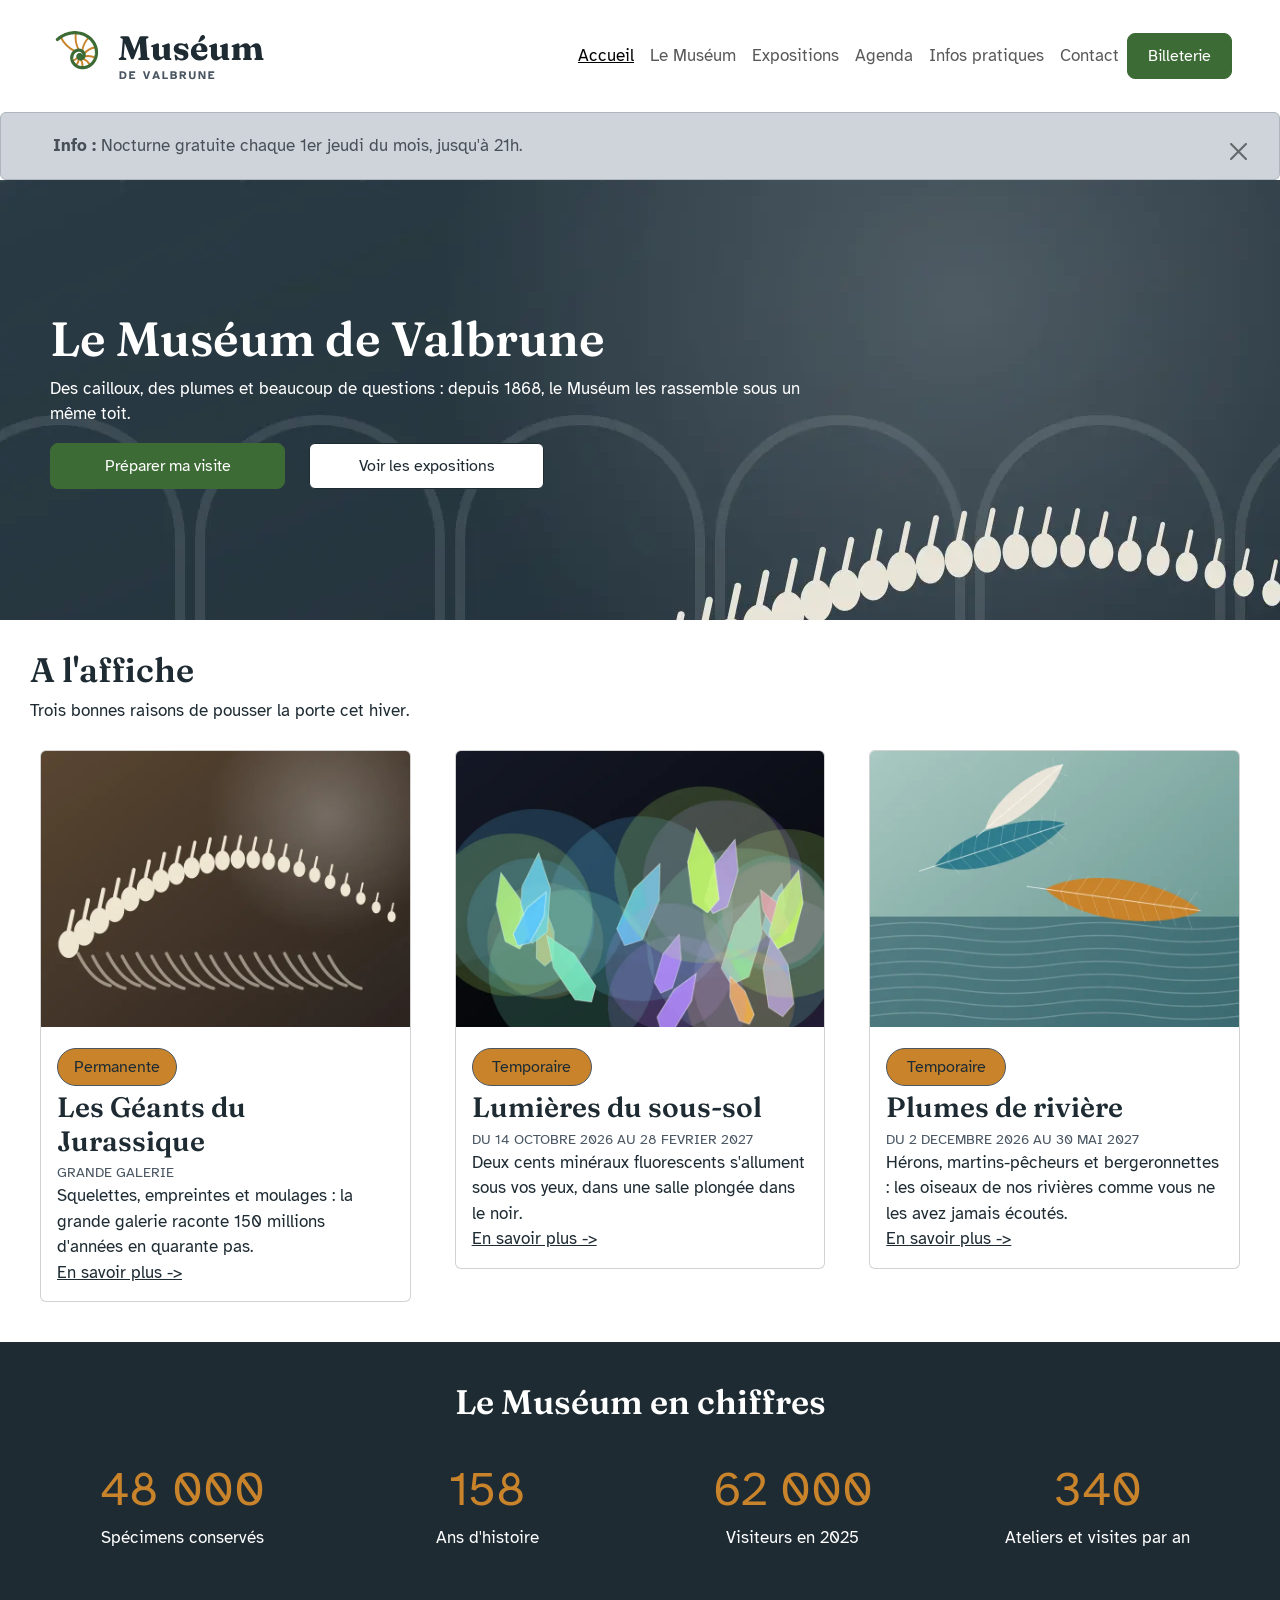
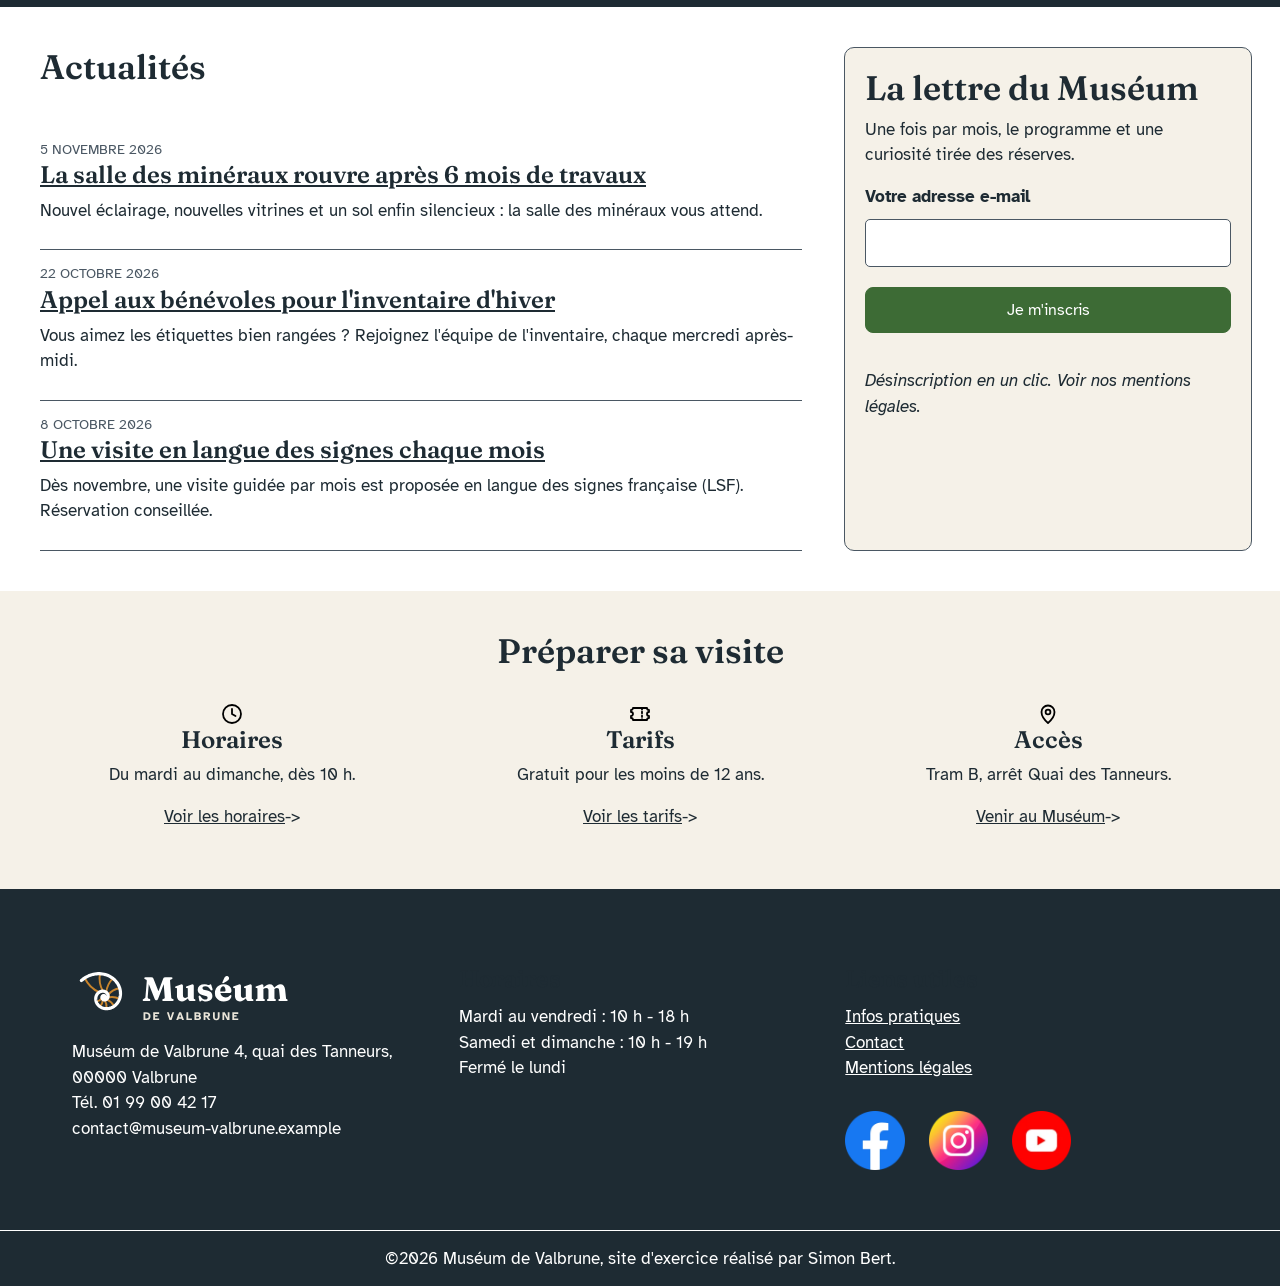
<file: index.html>
<!doctype html>
<html lang="fr">

<head>
    <meta charset="utf-8">
    <meta name="viewport" content="width=device-width, initial-scale=1">
    <title>Accueil | Muséum de Valbrune</title>
    <meta name="description" content="Des cailloux, des plumes et beaucoup de questions : depuis 1868, le Muséum les rassemble sous un même toit.">
    <link rel="icon" href="assets/img/favicon.svg" type="image/svg+xml">

    <!-- 1. Feuille de style de Bootstrap : à ajouter ici (voir dossier technique, § Stack et versions) -->
    <link href="https://cdn.jsdelivr.net/npm/bootstrap@5.3.8/dist/css/bootstrap.min.css" rel="stylesheet" integrity="sha384-sRIl4kxILFvY47J16cr9ZwB07vP4J8+LH7qKQnuqkuIAvNWLzeN8tE5YBujZqJLB" crossorigin="anonymous">
    <!-- 2. Votre feuille de style, TOUJOURS après celle de Bootstrap -->
    <link rel="stylesheet" href="assets/css/style.css">
</head>

<body>
<!-- Lien d'évitement -->
<a class="evitement" href="#contenuAccueil">Aller au contenu</a>

<!-- En-tête et navigation -->
  <header class="header sticky-top container-fluid px-0">

    <nav class="menu container-fluid px-5 py-3">
      <div class="navbar navbar-expand-lg row navbar-light">
        <div class="conteneurLogo col-5" >
          <a class="navbar-brand" href="index.html"><img src="assets/img/logo-museum-valbrune.svg" class="logo" alt="Logo du Muséum de Valbrune"></a>
        </div>
        <button class="navbar-toggler col-2" type="button" data-bs-toggle="collapse" data-bs-target="#collapsibleNavbar" aria-label="menu">
          <span class="navbar-toggler-icon"></span>
        </button>
        <div class="collapse navbar-collapse col-lg-7" id="collapsibleNavbar">
          <ul class="navbar-nav ms-auto">
            <li class="nav-item"><a class="nav-link active" href="#" aria-current="page">Accueil</a></li>
            <li class="nav-item"><a class="nav-link" href="le-museum.html">Le Muséum</a></li>
            <li class="nav-item"><a class="nav-link" href="expositions.html">Expositions</a></li>
            <li class="nav-item"><a class="nav-link" href="agenda.html">Agenda</a></li>
            <li class="nav-item"><a class="nav-link" href="infos-pratiques.html">Infos pratiques</a></li>
            <li class="nav-item"><a class="nav-link" href="contact.html">Contact</a></li>
            <li><a  href="infos-pratiques.html#tarifs" class="btn btn-primary">Billeterie</a></li>
          </ul>
        </div>
      </div>
    </nav>

    <div class="bandeauInfo alert alert-dark alert-dismissible fade show px-5 m-0" role="alert" id="bandeauInfo">
      <p class="m-0 p-1"><b>Info : </b>Nocturne gratuite chaque 1er jeudi du mois, jusqu'à 21h.</p>
      <button type="button" class="close btn-close pe-5" data-bs-dismiss="alert" aria-label="close"></button>
    </div>

  </header>

<!-- Contenu principal de la page -->
  <main id="contenuAccueil">
    <section class="bandeauPrincipal container-fluid p-0">
      <div class="col-md-8">
        <h1>Le Muséum de Valbrune</h1>
        <p>Des cailloux, des plumes et beaucoup de questions : depuis 1868, le Muséum les rassemble sous un même toit.</p>
        <div class="conteneurBoutons container-fluid p-0">
          <div class="row">
            <div class="col-6 col-md-4">
              <a href="infos-pratiques.html" class="btn btn-primary">Préparer ma visite</a>
            </div>
            <div class="col-6 col-md-4">
            <a href="expositions.html" class="btn btn-secondary">Voir les expositions</a>
            </div>
          </div>
        </div>
      </div>
    </section>

    <section class="aLAffiche container-fluid">
      <h2>A l'affiche</h2>
      <p>Trois bonnes raisons de pousser la porte cet hiver.</p>
      <div class="row">
        <div class="col-md-6 col-lg-4">
          <div class="card">
            <img class="card-img-top" src="assets/img/expo-geants-jurassique.webp" alt="Exposition sur les géants du Jurassique" loading="lazy">
            <div class="card-body">
              <button class="btn btn-badge col-4" aria-label="Exposition permanente">Permanente</button>
              <div class="card-title h3">Les Géants du Jurassique</div>
              <div class="card-subtitle texteSecondaire">GRANDE GALERIE</div>
              <p class="card-text">Squelettes, empreintes et moulages : la grande galerie raconte 150 millions d'années en quarante pas.</p>
              <a href="expositions.html" class="lienEnSavoirPlus">En savoir plus -></a>
            </div>
          </div>
        </div>
        <div class="col-md-6 col-lg-4">
          <div class="card">    
            <img class="card-img-top" src="assets/img/expo-lumieres-sous-sol.webp" alt="Exposition les lumières du sous-sol" loading="lazy">
            <div class="card-body">
              <button class="btn btn-badge col-4" aria-label="Exposition temporaire">Temporaire</button>
              <div class="card-title h3">Lumières du sous-sol</div>
              <div class="card-subtitle texteSecondaire">DU 14 OCTOBRE 2026 AU 28 FEVRIER 2027</div>
              <p class="card-text">Deux cents minéraux fluorescents s'allument sous vos yeux, dans une salle plongée dans le noir.</p>
              <a href="expositions.html" class="lienEnSavoirPlus">En savoir plus -></a>
            </div>
          </div>
        </div>
        <div class="col-md-6 col-lg-4">
          <div class="card">
            <img class="card-img-top" src="assets/img/expo-plumes-riviere.webp" alt="Exposition sur les Plumes de rivière" loading="lazy">
            <div class="card-body">
              <button class="btn btn-badge col-4" aria-label="Exposition temporaire">Temporaire</button>
              <div class="card-title h3">Plumes de rivière</div>
              <div class="card-subtitle texteSecondaire">DU 2 DECEMBRE 2026 AU 30 MAI 2027</div>
              <p class="card-text">Hérons, martins-pêcheurs et bergeronnettes : les oiseaux de nos rivières comme vous ne les avez jamais écoutés.</p>
              <a href="expositions.html" class="lienEnSavoirPlus">En savoir plus -></a>
            </div>
          </div>
        </div>
      </div>
    </section>

    <section class="chiffresClef container-fluid">
      <h2>Le Muséum en chiffres</h2>
      <div class="row">
        <div class="col-6 col-lg-3 m-auto">
          <span class="chiffreClef">48 000</span>
          <p>Spécimens conservés</p>
        </div>
        <div class="col-6 col-lg-3 m-auto">
          <span class="chiffreClef">158</span>
          <p>Ans d'histoire</p>
        </div>
        <div class="col-6 col-lg-3 m-auto">
          <span class="chiffreClef">62 000</span>
          <p>Visiteurs en 2025</p>
        </div>
        <div class="col-6 col-lg-3 m-auto">
          <span class="chiffreClef">340</span>
          <p>Ateliers et visites par an</p>
        </div>
      </div>  
    </section>

    <section class="actualites container-fluid">
      <div class="row">
        <div class="blocActu col-lg-8">
          <h2>Actualités</h2>
          <div class="actus">
            <ul class="list-group">
              <li class="list-group-item">
                <span class="texteSecondaire">5 NOVEMBRE 2026</span>
                <h3><a href="expositions.html">La salle des minéraux rouvre après 6 mois de travaux</a></h3>
                <p>Nouvel éclairage, nouvelles vitrines et un sol enfin silencieux : la salle des minéraux vous attend.</p>
              </li>
              <li class="list-group-item">
                <span class="texteSecondaire">22 OCTOBRE 2026</span>
                <h3><a href="">Appel aux bénévoles pour l'inventaire d'hiver</a></h3>
                <p>Vous aimez les étiquettes bien rangées ? Rejoignez l'équipe de l'inventaire, chaque mercredi après-midi.</p>
              </li>
              <li class="list-group-item">
                <span class="texteSecondaire">8 OCTOBRE 2026</span>
                <h3><a href="">Une visite en langue des signes chaque mois</a></h3>
                <p>Dès novembre, une visite guidée par mois est proposée en langue des signes française (LSF). Réservation conseillée.</p>
              </li>
            </ul>
          </div>
        </div>
        <div class="lettreMuseum col-lg-4">
          <form action="post">
            <fieldset>
            <h2>La lettre du Muséum</h2>
            <p>Une fois par mois, le programme et une curiosité tirée des réserves.</p>  
            <label for="email" class="labelFormulaire">Votre adresse e-mail</label><br>
            <input type="email" id="email" name="email" class="champFormulaire"><br>
            <button type="submit" class="btn btn-primary" aria-label="Je m'inscris">Je m'inscris</button><br>
            <i>Désinscription en un clic. Voir nos mentions légales.</i>
            </fieldset>
          </form>
        </div>
      </div>
    </section>

    <section class="prepareVisite container-fluid">
      <h2>Préparer sa visite</h2>
      <div class="infoVisite row">
        <div class="blocInfoVisite col-md-4">
          <img src="assets/icones/horloge.svg" alt="" aria-hidden="true">
          <h3>Horaires</h3>
          <p>Du mardi au dimanche, dès 10 h.</p>
          <a href="infos-pratiques.html#horaires" class="lienEnSavoirPlus">Voir les horaires</a><span>-></span>
        </div>
        <div class="blocInfoVisite col-md-4">
          <img src="assets/icones/billet.svg" alt="" aria-hidden="true">
          <h3>Tarifs</h3>
          <p>Gratuit pour les moins de 12 ans.</p>
          <a href="infos-pratiques.html#tarifs" class="lienEnSavoirPlus">Voir les tarifs</a><span>-></span>
        </div>
        <div class="blocInfoVisite col-md-4">
          <img src="assets/icones/plan.svg" alt="" aria-hidden="true">
          <h3>Accès</h3>
          <p>Tram B, arrêt Quai des Tanneurs.</p>
          <a href="infos-pratiques.html#acces" class="lienEnSavoirPlus">Venir au Muséum</a><span>-></span>
        </div>
      </div>
      
    </section>
    
  </main>

 <!-- Pied de page -->
  <footer>
    <div class="colonnesFooter container-fluid row gy-3">
      <div class="colonne col-md-4">
        <img src="assets/img/logo-museum-valbrune-blanc.svg" class="logo" alt="Logo blanc du Muséum de Valbrune" loading="lazy">
        <ul>
          <li>Muséum de Valbrune 4, quai des Tanneurs, 00000 Valbrune</li>
          <li>Tél. 01 99 00 42 17</li>
          <li>contact@museum-valbrune.example</li>
        </ul>
      </div>
      <div class="colonne col-md-4">
        <h3>Horaires</h3>
        <ul>
          <li>Mardi au vendredi : 10 h - 18 h</li>
          <li>Samedi et dimanche : 10 h - 19 h</li>
          <li>Fermé le lundi</li>
        </ul>
      </div>
      <div class="colonne col-md-4">
        <div>
          <h3>Liens utiles</h3>
          <ul>
            <li><a href="infos-pratiques.html">Infos pratiques</a></li>
            <li><a href="contact.html">Contact</a></li>
            <li><a href="mentions-legales.html">Mentions légales</a></li>
          </ul>
        </div>
        <div class="reseauxSociaux row">
          <img src="assets/icones/facebook.webp" alt="Lien vers la page Facebook du Muséum de Valbrune" class="iconeRS col-sm-4" loading="lazy">
          <img src="assets/icones/instagram.webp" alt="Lien vers la page Instagram du Muséum de Valbrune" class="iconeRS col-sm-4" loading="lazy">
          <img src="assets/icones/youtube.webp" alt="Lien vers la chaine YouTube du Muséum de Valbrune" class="iconeRS col-sm-4" loading="lazy">
        </div>
      </div>
    </div>
    <div class="basDePage">
      <p>©2026 Muséum de Valbrune, site d'exercice réalisé par Simon Bert.</p>
    </div>
  </footer>

  <!-- 3. Script de Bootstrap (bundle) : à ajouter ici, juste avant /body -->
   <script src="https://cdn.jsdelivr.net/npm/@popperjs/core@2.11.8/dist/umd/popper.min.js" integrity="sha384-I7E8VVD/ismYTF4hNIPjVp/Zjvgyol6VFvRkX/vR+Vc4jQkC+hVqc2pM8ODewa9r" crossorigin="anonymous"></script>
  <script src="https://cdn.jsdelivr.net/npm/bootstrap@5.3.8/dist/js/bootstrap.min.js" integrity="sha384-G/EV+4j2dNv+tEPo3++6LCgdCROaejBqfUeNjuKAiuXbjrxilcCdDz6ZAVfHWe1Y" crossorigin="anonymous"></script>
</body>
</html>
</file>
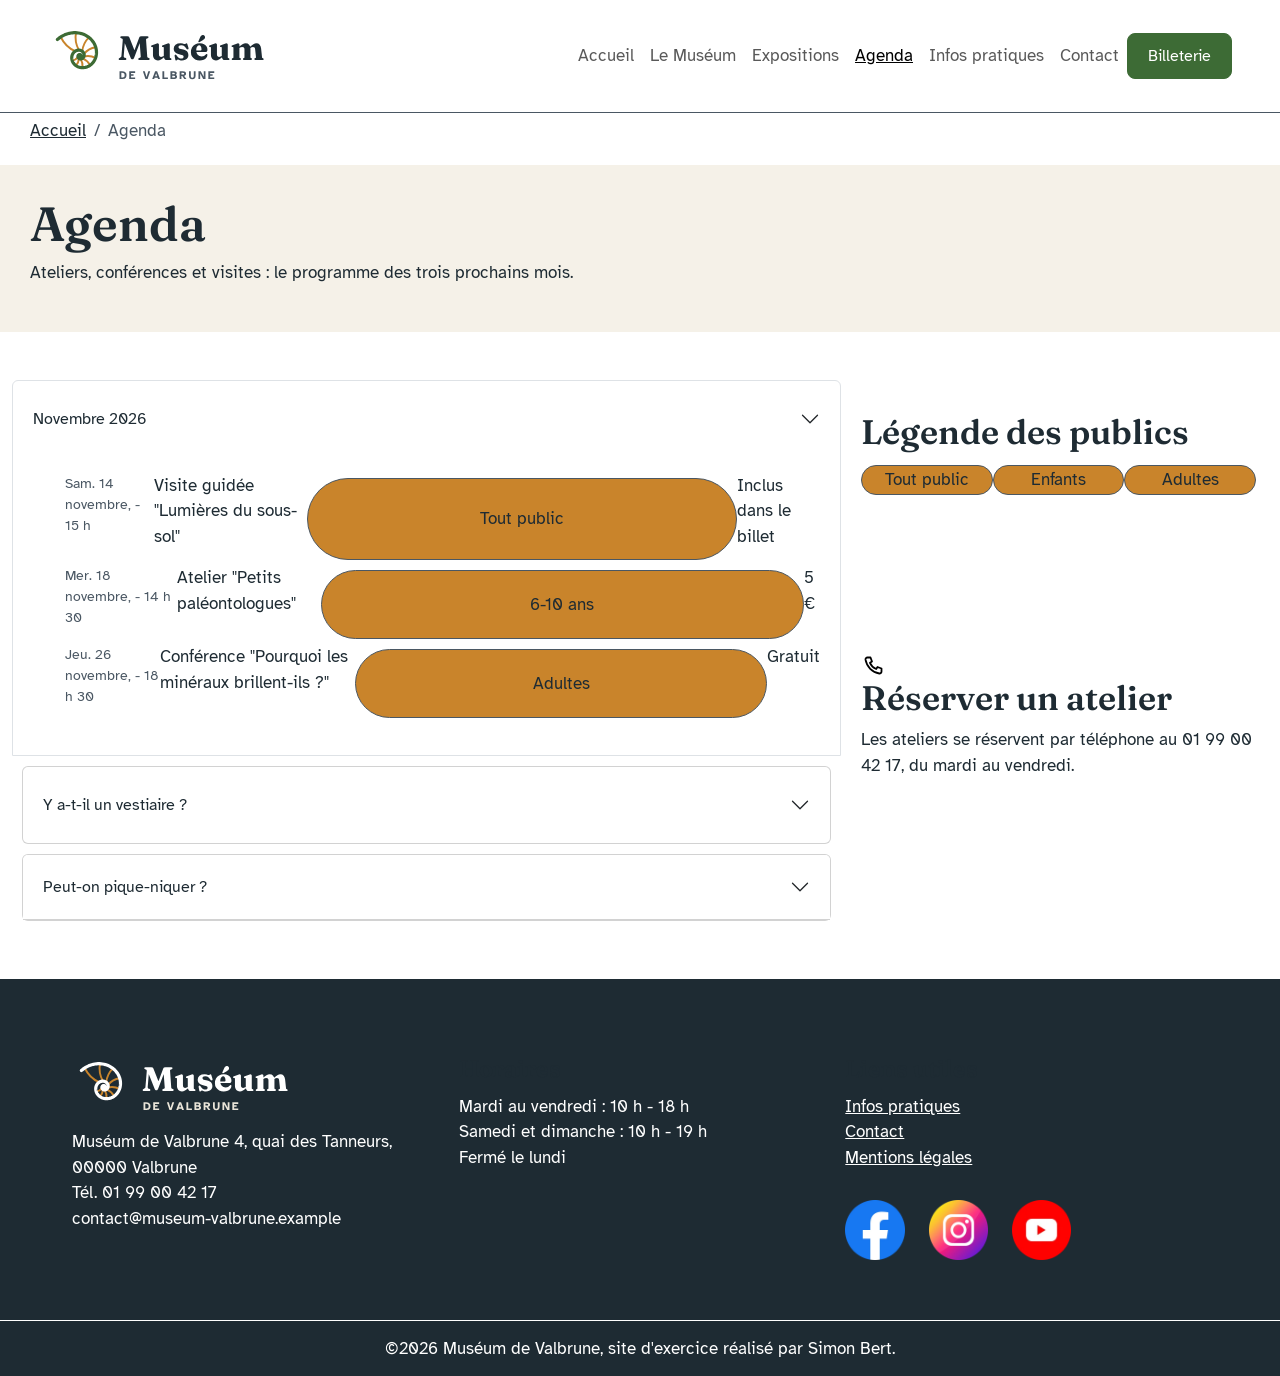
<file: agenda.html>
<!doctype html>
<html lang="fr">

<head>
    <meta charset="utf-8">
    <meta name="viewport" content="width=device-width, initial-scale=1">
    <title>Agenda | Muséum de Valbrune</title>
    <meta name="description" content="Ateliers, conférences et visites : le programme des trois prochains mois.">
    <link rel="icon" href="assets/img/favicon.svg" type="image/svg+xml">

    <!-- 1. Feuille de style de Bootstrap : à ajouter ici (voir dossier technique, § Stack et versions) -->
    <link href="https://cdn.jsdelivr.net/npm/bootstrap@5.3.8/dist/css/bootstrap.min.css" rel="stylesheet" integrity="sha384-sRIl4kxILFvY47J16cr9ZwB07vP4J8+LH7qKQnuqkuIAvNWLzeN8tE5YBujZqJLB" crossorigin="anonymous">
    <!-- 2. Votre feuille de style, TOUJOURS après celle de Bootstrap -->
    <link rel="stylesheet" href="assets/css/style.css">
</head>

<body>
<!-- Lien d'évitement -->
<a class="evitement" href="#contenuAgenda">Aller au contenu</a>

<!-- En-tête et navigation -->
  <header class="header sticky-top container-fluid px-0">

    <nav class="menu container-fluid px-5 py-3">
      <div class="navbar navbar-expand-lg row navbar-light">
        <div class="conteneurLogo col-5" >
          <a class="navbar-brand" href="index.html"><img src="assets/img/logo-museum-valbrune.svg" class="logo" alt="Logo du Muséum de Valbrune"></a>
        </div>
        <button class="navbar-toggler col-2" type="button" data-bs-toggle="collapse" data-bs-target="#collapsibleNavbar" aria-label="menu">
          <span class="navbar-toggler-icon"></span>
        </button>
        <div class="collapse navbar-collapse col-lg-7" id="collapsibleNavbar">
          <ul class="navbar-nav ms-auto">
            <li class="nav-item"><a class="nav-link" href="index.html">Accueil</a></li>
            <li class="nav-item"><a class="nav-link" href="le-museum.html">Le Muséum</a></li>
            <li class="nav-item"><a class="nav-link" href="expositions.html">Expositions</a></li>
            <li class="nav-item"><a class="nav-link active" href="agenda.html" aria-current="page">Agenda</a></li>
            <li class="nav-item"><a class="nav-link" href="infos-pratiques.html">Infos pratiques</a></li>
            <li class="nav-item"><a class="nav-link" href="contact.html">Contact</a></li>
            <li><a  href="infos-pratiques.html#tarifs" class="btn btn-primary">Billeterie</a></li>
          </ul>
        </div>
      </div>
    </nav>
    <nav class="filAriane" aria-label="filAriane">
      <ol class="breadcrumb">
        <li class="breadcrumb-item"><a href="index.html">Accueil</a></li>
        <li class="breadcrumb-item active" aria-current="page">Agenda</li>
      </ol>
    </nav>

  </header>

<!-- Contenu principal de la page -->

  <main id="contenuAgenda">
      
    <section class="entete">
        <h1>Agenda</h1>
        <p>Ateliers, conférences et visites : le programme des trois prochains mois.</p>
    </section>

    <section class="programmeAgenda container-fluid">
        <div class="row">
            <div class="accordion col-8" id="accordeon">
                <div class="accordion-item">
                    <div class="accordion-header" id="novembre2026">
                        <button class="accordion-button collapsed" type="button" data-bs-toggle="collapse" data-bs-target="#collapse1" aria-expanded="true" aria-controls="collapse1">Novembre 2026
                        </button>
                    </div>
                    <div id="collapse1" class="accordion-collapse collapse show" data-bs-parent="#accordeon">
                        <div class="accordion-body">
                            <ul>
                                <li class="d-flex">
                                    <p class="texteSecondaire">Sam. 14 novembre, - 15 h</p>
                                    <p>Visite guidée "Lumières du sous-sol"</p>
                                    <button class="btn-badge">Tout public</button> 
                                    <p>Inclus dans le billet</p>
                                </li>
                                <li class="d-flex">
                                    <p class="texteSecondaire">Mer. 18 novembre, - 14 h 30</p>
                                    <p>Atelier "Petits paléontologues"</p>
                                    <button class="btn-badge">6-10 ans</button> 
                                    <p>5 €</p>
                                </li>
                                <li class="d-flex">
                                    <p class="texteSecondaire">Jeu. 26 novembre, - 18 h 30</p>
                                    <p>Conférence "Pourquoi les minéraux brillent-ils ?"</p>
                                    <button class="btn-badge">Adultes</button> 
                                    <p>Gratuit</p>
                                </li>
                            </ul>
                        </div>
                    </div>
                </div>
                <div class="card">
                    <div class="accordion-header" id="decembre2026">
                        <button class="accordion-button collapsed" type="button" data-bs-toggle="collapse" data-bs-target="#collapse2" aria-expanded="false" aria-controls="collapse2">
                        Y a-t-il un vestiaire ?
                        </button>
                    </div>
                    <div id="collapse2" class="collapse" data-bs-parent="#accordeon">
                        <div class="card-body">
                            <p>Oui, un vestiaire gratuit est à votre disposition à l'accueil. Les valises ne sont pas acceptées.</p>
                        </div>
                    </div>
                </div>
                <div class="card">
                    <div class="card-header" id="question3">
                        <button class="accordion-button collapsed" type="button" data-bs-toggle="collapse" data-bs-target="#collapse3" aria-expanded="false" aria-controls="collapse3" >
                        Peut-on pique-niquer ? 
                        </button>
                    </div>
                    <div id="collapse3" class="collapse" data-bs-parent="#accordeon">
                        <div class="card-body">
                            <p>Une salle hors-sac est réservée aux groupes scolaires en semaine ; le weekend, elle est ouverte à tous.</p>
                        </div>
                    </div>
                </div>
            </div>
            <div class="col-4 row g-3">
                <div class="legendePublic row-6">
                    <h2>Légende des publics</h2>
                    <div class="d-flex">
                    <button class="btn-badge">Tout public</button>
                    <button class="btn-badge">Enfants</button>
                    <button class="btn-badge">Adultes</button>
                    </div>
                </div>
                <div class="reserverAtelier row-6">
                    <img src="assets/icones/telephone.svg" alt="">
                    <h2>Réserver un atelier</h2>
                    <p>Les ateliers se réservent par téléphone au 01 99 00 42 17, du mardi au vendredi.</p>
                </div>
            </div>
        </div>
    </section>

  </main>

 <!-- Pied de page -->
  <footer>
    <div class="colonnesFooter container-fluid row gy-3">
      <div class="colonne col-md-4">
        <img src="assets/img/logo-museum-valbrune-blanc.svg" alt="Logo blanc du Muséum de Valbrune" loading="lazy">
        <ul>
          <li>Muséum de Valbrune 4, quai des Tanneurs, 00000 Valbrune</li>
          <li>Tél. 01 99 00 42 17</li>
          <li>contact@museum-valbrune.example</li>
        </ul>
      </div>
      <div class="colonne col-md-4">
        <h3>Horaires</h3>
        <ul>
          <li>Mardi au vendredi : 10 h - 18 h</li>
          <li>Samedi et dimanche : 10 h - 19 h</li>
          <li>Fermé le lundi</li>
        </ul>
      </div>
      <div class="colonne col-md-4">
        <div>
          <h3>Liens utiles</h3>
          <ul>
            <li><a href="infos-pratiques.html">Infos pratiques</a></li>
            <li><a href="contact.html">Contact</a></li>
            <li><a href="mentions-legales.html">Mentions légales</a></li>
          </ul>
        </div>
        <div class="reseauxSociaux row">
          <img src="assets/icones/facebook.webp" alt="Lien vers la page Facebook du Muséum de Valbrune" class="iconeRS col-sm-4" loading="lazy">
          <img src="assets/icones/instagram.webp" alt="Lien vers la page Instagram du Muséum de Valbrune" class="iconeRS col-sm-4" loading="lazy">
          <img src="assets/icones/youtube.webp" alt="Lien vers la chaine YouTube du Muséum de Valbrune" class="iconeRS col-sm-4" loading="lazy">
        </div>
      </div>
    </div>
    <div class="basDePage">
      <p>©2026 Muséum de Valbrune, site d'exercice réalisé par Simon Bert.</p>
    </div>
  </footer>

  <!-- 3. Script de Bootstrap (bundle) : à ajouter ici, juste avant /body -->
   <script src="https://cdn.jsdelivr.net/npm/@popperjs/core@2.11.8/dist/umd/popper.min.js" integrity="sha384-I7E8VVD/ismYTF4hNIPjVp/Zjvgyol6VFvRkX/vR+Vc4jQkC+hVqc2pM8ODewa9r" crossorigin="anonymous"></script>
  <script src="https://cdn.jsdelivr.net/npm/bootstrap@5.3.8/dist/js/bootstrap.min.js" integrity="sha384-G/EV+4j2dNv+tEPo3++6LCgdCROaejBqfUeNjuKAiuXbjrxilcCdDz6ZAVfHWe1Y" crossorigin="anonymous"></script>
</body>
</html>
</file>
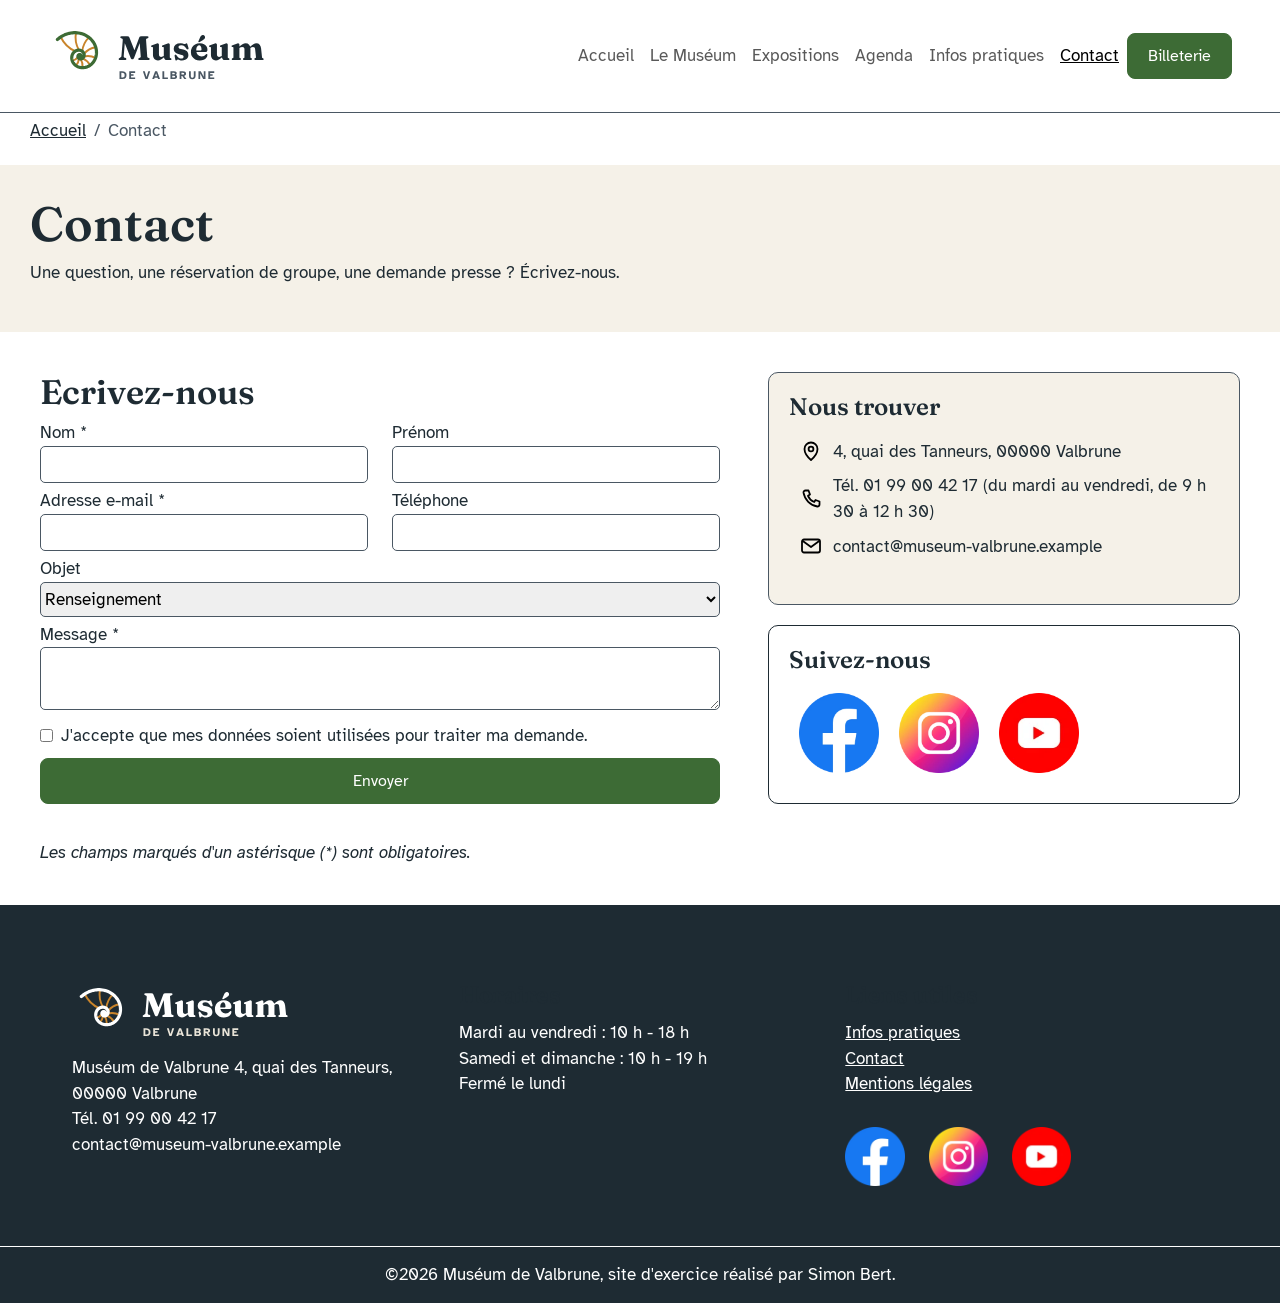
<file: contact.html>
<!doctype html>
<html lang="fr">

<head>
    <meta charset="utf-8">
    <meta name="viewport" content="width=device-width, initial-scale=1">
    <title>Contact | Muséum de Valbrune</title>
    <meta name="description" content="Une question, une réservation de groupe, une demande presse ? Écrivez-nous.">
    <link rel="icon" href="assets/img/favicon.svg" type="image/svg+xml">

    <!-- 1. Feuille de style de Bootstrap : à ajouter ici (voir dossier technique, § Stack et versions) -->
    <link href="https://cdn.jsdelivr.net/npm/bootstrap@5.3.8/dist/css/bootstrap.min.css" rel="stylesheet" integrity="sha384-sRIl4kxILFvY47J16cr9ZwB07vP4J8+LH7qKQnuqkuIAvNWLzeN8tE5YBujZqJLB" crossorigin="anonymous">
    <!-- 2. Votre feuille de style, TOUJOURS après celle de Bootstrap -->
    <link rel="stylesheet" href="assets/css/style.css">
</head>

<body>
<!-- Lien d'évitement -->
<a class="evitement" href="#contenuContact">Aller au contenu</a>

<!-- En-tête et navigation -->
  <header class="header sticky-top container-fluid px-0">

    <nav class="menu container-fluid px-5 py-3">
      <div class="navbar navbar-expand-lg row navbar-light">
        <div class="conteneurLogo col-5" >
          <a class="navbar-brand" href="index.html"><img src="assets/img/logo-museum-valbrune.svg" class="logo" alt="Logo du Muséum de Valbrune"></a>
        </div>
        <button class="navbar-toggler col-2" type="button" data-bs-toggle="collapse" data-bs-target="#collapsibleNavbar" aria-label="menu">
          <span class="navbar-toggler-icon"></span>
        </button>
        <div class="collapse navbar-collapse col-lg-7" id="collapsibleNavbar">
          <ul class="navbar-nav ms-auto">
            <li class="nav-item"><a class="nav-link" href="index.html">Accueil</a></li>
            <li class="nav-item"><a class="nav-link" href="le-museum.html">Le Muséum</a></li>
            <li class="nav-item"><a class="nav-link" href="expositions.html">Expositions</a></li>
            <li class="nav-item"><a class="nav-link" href="agenda.html">Agenda</a></li>
            <li class="nav-item"><a class="nav-link" href="infos-pratiques.html">Infos pratiques</a></li>
            <li class="nav-item"><a class="nav-link active" href="contact.html" aria-current="page">Contact</a></li>
            <li><a  href="infos-pratiques.html#tarifs" class="btn btn-primary">Billeterie</a></li>
          </ul>
        </div>
      </div>
    </nav>
    <nav class="filAriane" aria-label="filAriane">
      <ol class="breadcrumb">
        <li class="breadcrumb-item"><a href="index.html">Accueil</a></li>
        <li class="breadcrumb-item active" aria-current="page">Contact</li>
      </ol>
    </nav>

  </header>

  <main id="contenuContact"><!-- Contenu principal de la page -->
    <section class="entete">
        <h1>Contact</h1>
        <p>Une question, une réservation de groupe, une demande presse ? Écrivez-nous.</p>
    </section>

    <section class="encrivezNous container-fluid">
      <div class="row g-5">  
        <div class="col-lg-7">
              <h2>Ecrivez-nous</h2>
              <form action="post">
                  <div class="row">
                    <div class="col-md-6">
                        <label for="nom">Nom *</label><br>
                        <input type="text" id="nom" name="nom" class="champContact col-12"><br>
                    </div>
                    <div class="col-md-6">
                      <label for="prenom">Prénom</label><br>
                      <input type="text" id="prenom" name="prenom" class="champContact col-12"><br>
                    </div>
                  </div>
                  <div class="row">
                    <div class="col-md-6">
                        <label for="email">Adresse e-mail *</label><br>
                        <input type="email" id="email" class="champContact col-12" name="email"><br>
                    </div>
                    <div class="col-md-6">
                        <label for="tel">Téléphone</label><br>
                        <input type="tel" id="tel" name="tel" class="champContact col-12"><br>
                    </div>
                  </div>
                  <div class="row">
                    <label for="objet">Objet</label><br>
                    <div class="col-12">
                      <select name="objet" id="objet" class="champContact col-12">
                          <option value="renseignement">Renseignement</option>
                          <option value="resa groupe">Réservation de groupe</option>
                          <option value="presse">Presse</option>
                          <option value="autre">Autre</option>
                      </select><br>
                    </div>
                  </div>
                  <div class="row">
                    <div>
                    <label for="message">Message *</label><br>
                    <textarea class="champContact col-12" name="message" id="message"></textarea><br>
                    </div>
                  </div>
                  <div class="d-flex">
                    <input type="checkbox" id="caseAccepter" name="caseAccepter" value="accepted">
                    <label for="caseAccepter" class="ps-2">J'accepte que mes données soient utilisées pour traiter ma demande.</label><br>
                  </div>                    
                  <button type="submit" class="btn btn-primary" aria-label="envoyer">Envoyer</button><br>
                    <i>Les champs marqués d'un astérisque (*) sont obligatoires.</i>
              </form>
          </div>
          <div class="col-lg-5">
              <div class="nousTrouver">
                  <h3>Nous trouver</h3>
                  <ul>
                      <li><img src="assets/icones/plan.svg" alt="" aria-hidden="true">4, quai des Tanneurs, 00000 Valbrune</li>
                      <li><img src="assets/icones/telephone.svg" alt="" aria-hidden="true">Tél. 01 99 00 42 17 (du mardi au vendredi, de 9 h 30 à 12 h 30)</li>
                      <li><img src="assets/icones/courriel.svg" alt="" aria-hidden="true">contact@museum-valbrune.example</li>
                  </ul>
              </div>
              <div class="suivezNous">
                  <h3>Suivez-nous</h3>
                  <div class="d-flex">
                    <a href=""><img src="assets/icones/facebook.webp" alt="Lien vers la page Facebook du Muséum de Valbrune" loading="lazy"></a>
                    <a href=""><img src="assets/icones/instagram.webp" alt="Lien vers la page Instagram du Muséum de Valbrune" loading="lazy"></a>
                    <a href=""><img src="assets/icones/youtube.webp" alt="Lien vers la chaine YouTube du Muséum de Valbrune" loading="lazy"></a>
                  </div>
              </div>
          </div>
        </div>
    </section>
  </main>

 <!-- Pied de page -->
  <footer>
    <div class="colonnesFooter container-fluid row gy-3">
      <div class="colonne col-md-4">
        <img src="assets/img/logo-museum-valbrune-blanc.svg" alt="Logo blanc du Muséum de Valbrune" loading="lazy">
        <ul>
          <li>Muséum de Valbrune 4, quai des Tanneurs, 00000 Valbrune</li>
          <li>Tél. 01 99 00 42 17</li>
          <li>contact@museum-valbrune.example</li>
        </ul>
      </div>
      <div class="colonne col-md-4">
        <h3>Horaires</h3>
        <ul>
          <li>Mardi au vendredi : 10 h - 18 h</li>
          <li>Samedi et dimanche : 10 h - 19 h</li>
          <li>Fermé le lundi</li>
        </ul>
      </div>
      <div class="colonne col-md-4">
        <div>
          <h3>Liens utiles</h3>
          <ul>
            <li><a href="infos-pratiques.html">Infos pratiques</a></li>
            <li><a href="contact.html" aria-current="page">Contact</a></li>
            <li><a href="mentions-legales.html">Mentions légales</a></li>
          </ul>
        </div>
        <div class="reseauxSociaux row">
          <img src="assets/icones/facebook.webp" alt="Lien vers la page Facebook du Muséum de Valbrune" class="iconeRS col-sm-4" loading="lazy">
          <img src="assets/icones/instagram.webp" alt="Lien vers la page Instagram du Muséum de Valbrune" class="iconeRS col-sm-4" loading="lazy">
          <img src="assets/icones/youtube.webp" alt="Lien vers la chaine YouTube du Muséum de Valbrune" class="iconeRS col-sm-4" loading="lazy">
        </div>
      </div>
    </div>
    <div class="basDePage">
      <p>©2026 Muséum de Valbrune, site d'exercice réalisé par Simon Bert.</p>
    </div>
  </footer>

  <!-- 3. Script de Bootstrap (bundle) : à ajouter ici, juste avant /body -->
   <script src="https://cdn.jsdelivr.net/npm/@popperjs/core@2.11.8/dist/umd/popper.min.js" integrity="sha384-I7E8VVD/ismYTF4hNIPjVp/Zjvgyol6VFvRkX/vR+Vc4jQkC+hVqc2pM8ODewa9r" crossorigin="anonymous"></script>
  <script src="https://cdn.jsdelivr.net/npm/bootstrap@5.3.8/dist/js/bootstrap.min.js" integrity="sha384-G/EV+4j2dNv+tEPo3++6LCgdCROaejBqfUeNjuKAiuXbjrxilcCdDz6ZAVfHWe1Y" crossorigin="anonymous"></script>
</body>
</html>
</file>
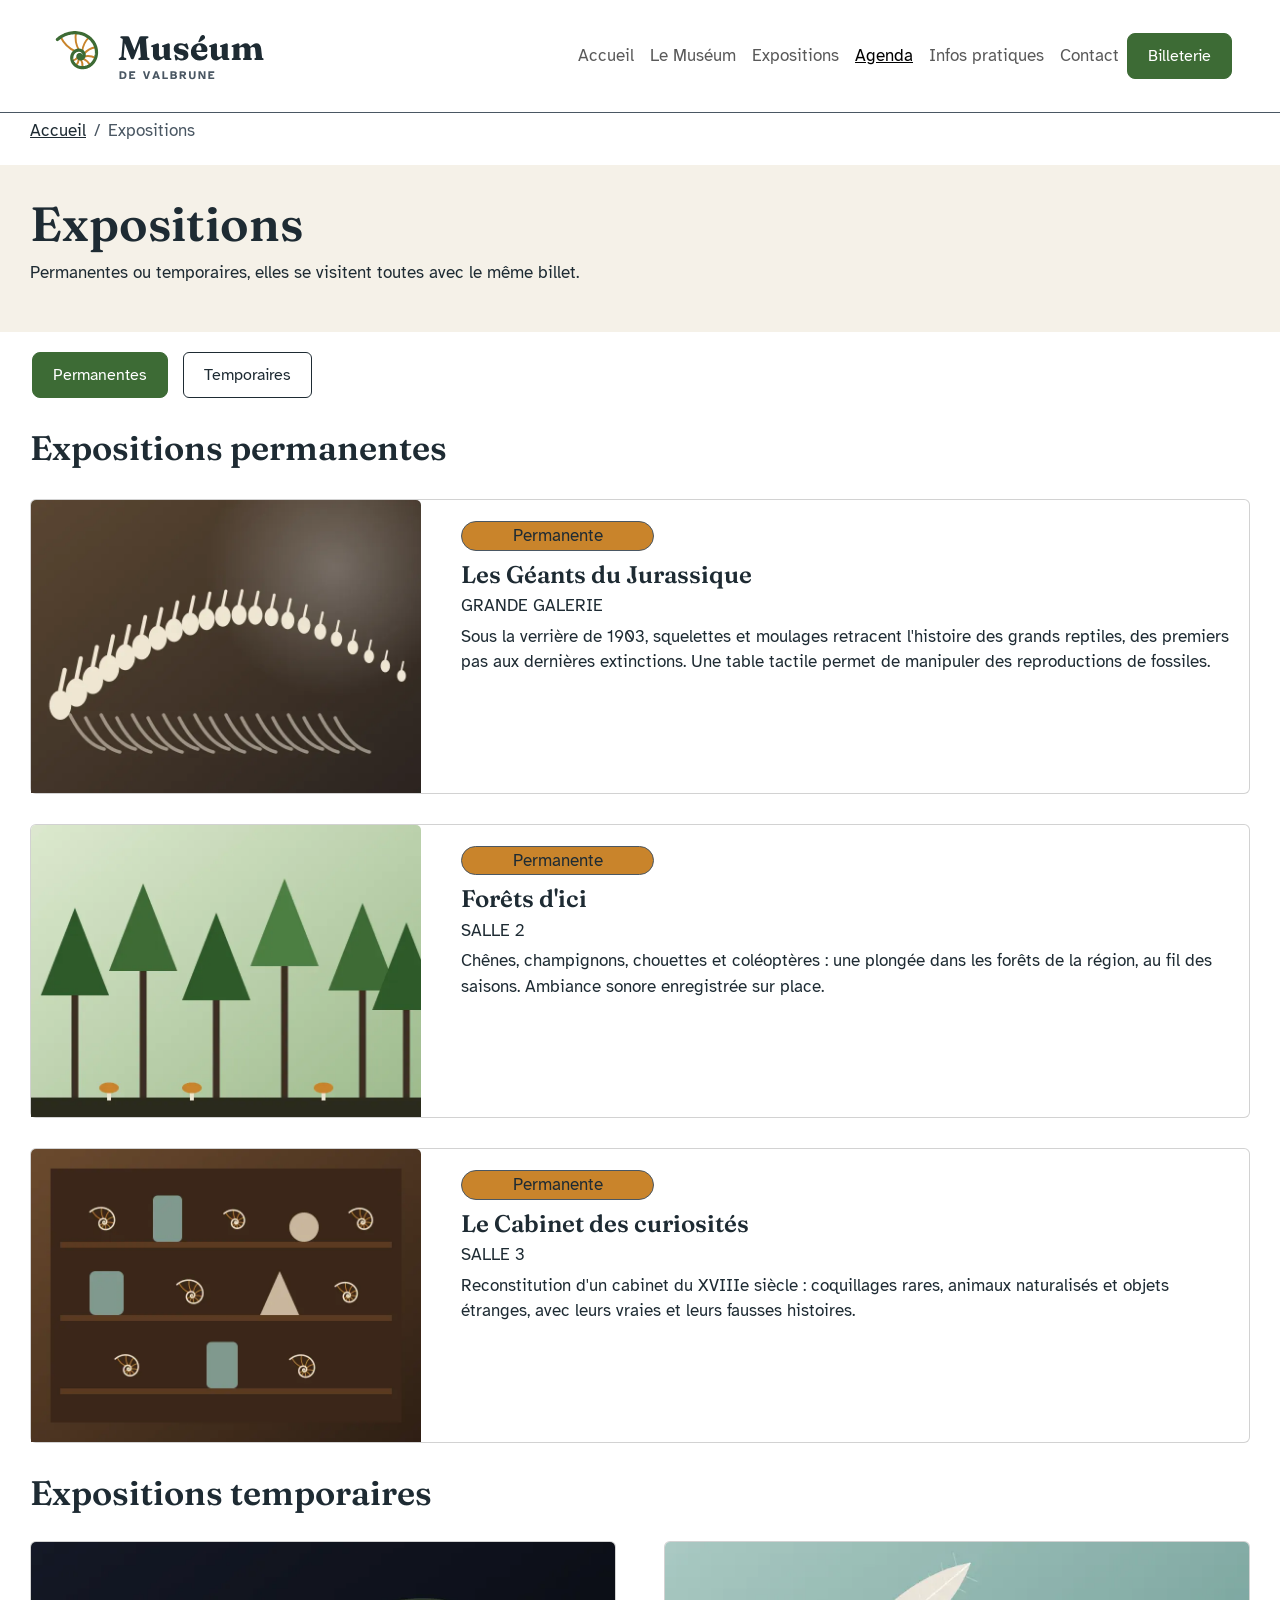
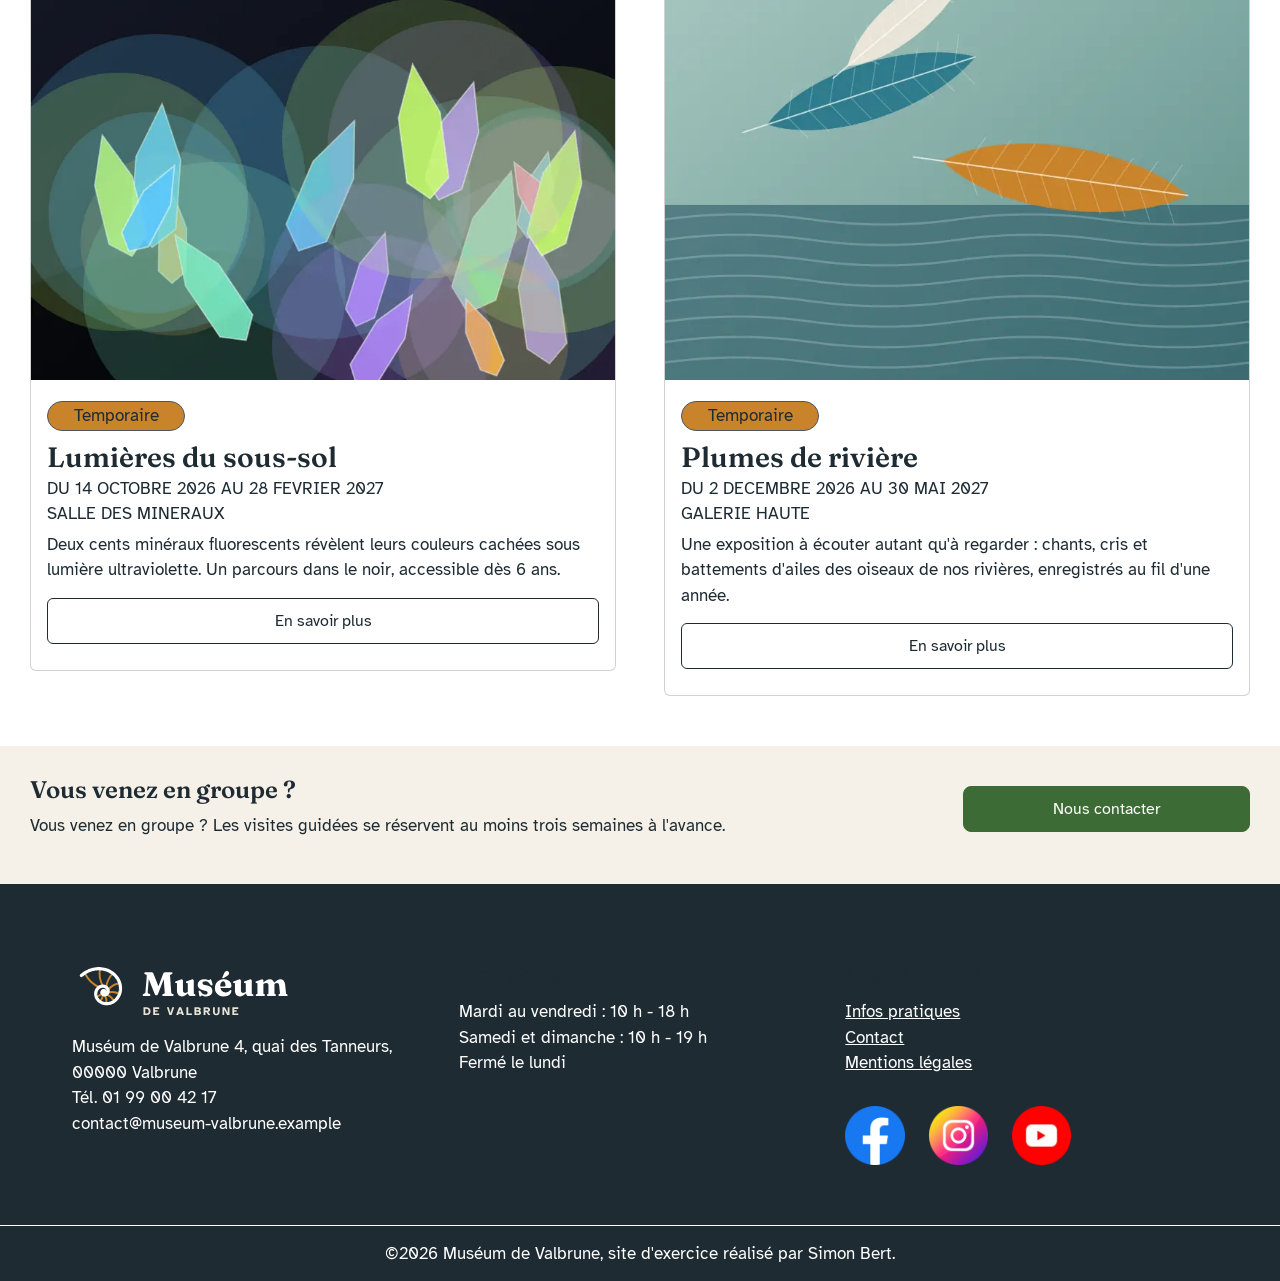
<file: expositions.html>
<!doctype html>
<html lang="fr">

<head>
    <meta charset="utf-8">
    <meta name="viewport" content="width=device-width, initial-scale=1">
    <title>Expositions | Muséum de Valbrune</title>
    <meta name="description" content="Permanentes ou temporaires, elles se visitent toutes avec le même billet.">
    <link rel="icon" href="assets/img/favicon.svg" type="image/svg+xml">

    <!-- 1. Feuille de style de Bootstrap : à ajouter ici (voir dossier technique, § Stack et versions) -->
    <link href="https://cdn.jsdelivr.net/npm/bootstrap@5.3.8/dist/css/bootstrap.min.css" rel="stylesheet" integrity="sha384-sRIl4kxILFvY47J16cr9ZwB07vP4J8+LH7qKQnuqkuIAvNWLzeN8tE5YBujZqJLB" crossorigin="anonymous">
    <!-- 2. Votre feuille de style, TOUJOURS après celle de Bootstrap -->
    <link rel="stylesheet" href="assets/css/style.css">
</head>

<body>
<!-- Lien d'évitement -->
<a class="evitement" href="#contenuExpositions">Aller au contenu</a>

<!-- En-tête et navigation -->
    <header class="header sticky-top container-fluid px-0">

    <nav class="menu container-fluid px-5 py-3">
      <div class="navbar navbar-expand-lg row navbar-light">
        <div class="conteneurLogo col-5" >
          <a class="navbar-brand" href="index.html"><img src="assets/img/logo-museum-valbrune.svg" class="logo" alt="Logo du Muséum de Valbrune"></a>
        </div>
        <button class="navbar-toggler col-2" type="button" data-bs-toggle="collapse" data-bs-target="#collapsibleNavbar" aria-label="menu">
          <span class="navbar-toggler-icon"></span>
        </button>
        <div class="collapse navbar-collapse col-lg-7" id="collapsibleNavbar">
          <ul class="navbar-nav ms-auto">
            <li class="nav-item"><a class="nav-link" href="index.html">Accueil</a></li>
            <li class="nav-item"><a class="nav-link" href="le-museum.html">Le Muséum</a></li>
            <li class="nav-item"><a class="nav-link" href="expositions.html" aria-current="page">Expositions</a></li>
            <li class="nav-item"><a class="nav-link active" href="agenda.html">Agenda</a></li>
            <li class="nav-item"><a class="nav-link" href="infos-pratiques.html">Infos pratiques</a></li>
            <li class="nav-item"><a class="nav-link" href="contact.html">Contact</a></li>
            <li><a  href="infos-pratiques.html#tarifs" class="btn btn-primary">Billeterie</a></li>
          </ul>
        </div>
      </div>
    </nav>
    <nav class="filAriane" aria-label="filAriane">
      <ol class="breadcrumb">
        <li class="breadcrumb-item"><a href="index.html">Accueil</a></li>
        <li class="breadcrumb-item active" aria-current="page">Expositions</li>
      </ol>
    </nav>

  </header>

  <main id="contenuExpositions"><!-- Contenu principal de la page -->

    <section class="entete">
        <h1>Expositions</h1>
        <p>Permanentes ou temporaires, elles se visitent toutes avec le même billet.</p>
    </section>

    <nav class="sommairePage">
        <ul>
            <li><a href="#permanentes" class="btn btn-primary" aria-label="Expositions permanentes">Permanentes</a></li>
            <li><a href="#temporaires" class="btn btn-secondary" aria-label="Expositions temporaires">Temporaires</a></li>
        </ul>
    </nav>
    
    <section class="expoPermanentes container-fluid" id="permanentes">
        <h2>Expositions permanentes</h2>
        <div class="col gy-5">
            <div class="card row-md-4">
              <div class="row">               
                <div class="col-md-4">
                  <img class="card-img-top" src="assets/img/expo-geants-jurassique.webp" alt="Exposition sur les géants du Jurassique" loading="lazy">
                </div>
                <div class="col-md-8">
                  <div class="card-body">
                      <button class="btn-badge" aria-label="Exposition permanente">Permanente</button>
                      <div class="card-title"><h3>Les Géants du Jurassique</h3></div>
                      <div class="card-subtitle">GRANDE GALERIE</div>
                      <p class="card-text">Sous la verrière de 1903,
                      squelettes et moulages retracent l'histoire des grands reptiles, des premiers
                      pas aux dernières extinctions. Une table tactile permet de manipuler des
                      reproductions de fossiles.</p>
                  </div>
                </div>
              </div>  
            </div>
            <div class="card row-md-4">
              <div class="row">
                <div class="col-md-4">               
                  <img class="card-img-top" src="assets/img/expo-forets-ici.webp" alt="Exposition sur les êtres vivants des forêts de la région" loading="lazy">
                </div>
                <div class="col-md-8"> 
                  <div class="card-body">
                      <button class="btn-badge" aria-label="Exposition permanente">Permanente</button>
                      <div class="card-title"><h3>Forêts d'ici</h3></div>
                      <div class="card-subtitle">SALLE 2</div>
                      <p class="card-text">Chênes, champignons, chouettes et coléoptères : une
                      plongée dans les forêts de la région, au fil des saisons. Ambiance sonore
                      enregistrée sur place.</p>
                  </div>
                </div>
              </div> 
            </div>
            <div class="card row-md-4">
              <div class="row">
                <div class="col-md-4">               
                  <img class="card-img-top" src="assets/img/expo-cabinet-curiosites.webp" alt="Exposition sur le cabinet des curiosités" loading="lazy">
                </div>  
                <div class="col-md-8">
                  <div class="card-body">
                      <button class="btn-badge" aria-label="Exposition permanente">Permanente</button>
                      <div class="card-title"><h3>Le Cabinet des curiosités</h3></div>
                      <div class="card-subtitle">SALLE 3</div>
                      <p class="card-text">Reconstitution d'un cabinet du XVIIIe siècle :
                      coquillages rares, animaux naturalisés et objets étranges, avec leurs vraies et
                      leurs fausses histoires.</p>
                  </div>
                </div>
              </div>
            </div>            
        </div>
    </section>

    <section class="expoTemporaires container-fluid" id="temporaires">
        <h2>Expositions temporaires</h2>
        <div class="row gx-5">
          <div class="col-md-6">
            <div class="card">
                <img class="card-img-top" src="assets/img/expo-lumieres-sous-sol.webp" alt="Exposition les lumières du sous-sol" loading="lazy">
                <div class="card-body">
                    <button class="btn-badge" aria-label="Exposition temporaire">Temporaire</button>
                    <div class="card-title h3">Lumières du sous-sol</div>
                    <div class="card-subtitle">DU 14 OCTOBRE 2026 AU 28 FEVRIER 2027 <br>
                    SALLE DES MINERAUX</div>
                    <p class="card-text">Deux cents minéraux fluorescents révèlent leurs couleurs cachées
                    sous lumière ultraviolette. Un parcours dans le noir, accessible dès 6 ans.</p>
                    <button class="btn btn-secondary col-5" aria-label="En savoir plus">En savoir plus</button>
                </div>
              </div>
            </div>
            <div class="col-md-6">
              <div class="card">
                  <img class="card-img-top" src="assets/img/expo-plumes-riviere.webp" alt="Exposition sur les Plumes de rivière" loading="lazy">
                  <div class="card-body">
                      <button class="btn-badge" aria-label="Exposition temporaire">Temporaire</button>
                      <div class="card-title h3">Plumes de rivière</div>
                      <div class="card-subtitle">DU 2 DECEMBRE 2026 AU 30 MAI 2027 <br>
                      GALERIE HAUTE</div>
                      <p class="card-text">Une exposition à écouter autant qu'à regarder : chants, cris et battements d'ailes des oiseaux de nos rivières, enregistrés au fil d'une année.</p>
                      <button class="btn btn-secondary col-5" aria-label="En savoir plus">En savoir plus</button>
                  </div>
              </div>
            </div>
        </div>
    </section>
    
    <section class="visiteGroupe container-fluid">
      <div class="row">
        <div class="col-md-9">
          <h3>Vous venez en groupe ?</h3>
          <p>Vous venez en groupe ? Les visites guidées se réservent au moins trois semaines à l'avance.</p>
        </div>
        <div class="col-6 col-md-3">
           <button class="btn btn-primary" aria-label="Nous contacter">Nous contacter</button> 
        </div>
      </div>
    </section>

  </main>

 <!-- Pied de page -->
  <footer>
    <div class="colonnesFooter container-fluid row gy-3">
      <div class="colonne col-md-4">
        <img src="assets/img/logo-museum-valbrune-blanc.svg" alt="Logo blanc du Muséum de Valbrune" loading="lazy">
        <ul>
          <li>Muséum de Valbrune 4, quai des Tanneurs, 00000 Valbrune</li>
          <li>Tél. 01 99 00 42 17</li>
          <li>contact@museum-valbrune.example</li>
        </ul>
      </div>
      <div class="colonne col-md-4">
        <h3>Horaires</h3>
        <ul>
          <li>Mardi au vendredi : 10 h - 18 h</li>
          <li>Samedi et dimanche : 10 h - 19 h</li>
          <li>Fermé le lundi</li>
        </ul>
      </div>
      <div class="colonne col-md-4">
        <div>
          <h3>Liens utiles</h3>
          <ul>
            <li><a href="infos-pratiques.html">Infos pratiques</a></li>
            <li><a href="contact.html">Contact</a></li>
            <li><a href="mentions-legales.html">Mentions légales</a></li>
          </ul>
        </div>
        <div class="reseauxSociaux row">
          <img src="assets/icones/facebook.webp" alt="Lien vers la page Facebook du Muséum de Valbrune" class="iconeRS col-sm-4" loading="lazy">
          <img src="assets/icones/instagram.webp" alt="Lien vers la page Instagram du Muséum de Valbrune" class="iconeRS col-sm-4" loading="lazy">
          <img src="assets/icones/youtube.webp" alt="Lien vers la chaine YouTube du Muséum de Valbrune" class="iconeRS col-sm-4" loading="lazy">
        </div>
      </div>
    </div>
    <div class="basDePage">
      <p>©2026 Muséum de Valbrune, site d'exercice réalisé par Simon Bert.</p>
    </div>
  </footer>

  <!-- 3. Script de Bootstrap (bundle) : à ajouter ici, juste avant /body -->
   <script src="https://cdn.jsdelivr.net/npm/@popperjs/core@2.11.8/dist/umd/popper.min.js" integrity="sha384-I7E8VVD/ismYTF4hNIPjVp/Zjvgyol6VFvRkX/vR+Vc4jQkC+hVqc2pM8ODewa9r" crossorigin="anonymous"></script>
  <script src="https://cdn.jsdelivr.net/npm/bootstrap@5.3.8/dist/js/bootstrap.min.js" integrity="sha384-G/EV+4j2dNv+tEPo3++6LCgdCROaejBqfUeNjuKAiuXbjrxilcCdDz6ZAVfHWe1Y" crossorigin="anonymous"></script>
</body>
</html>
</file>
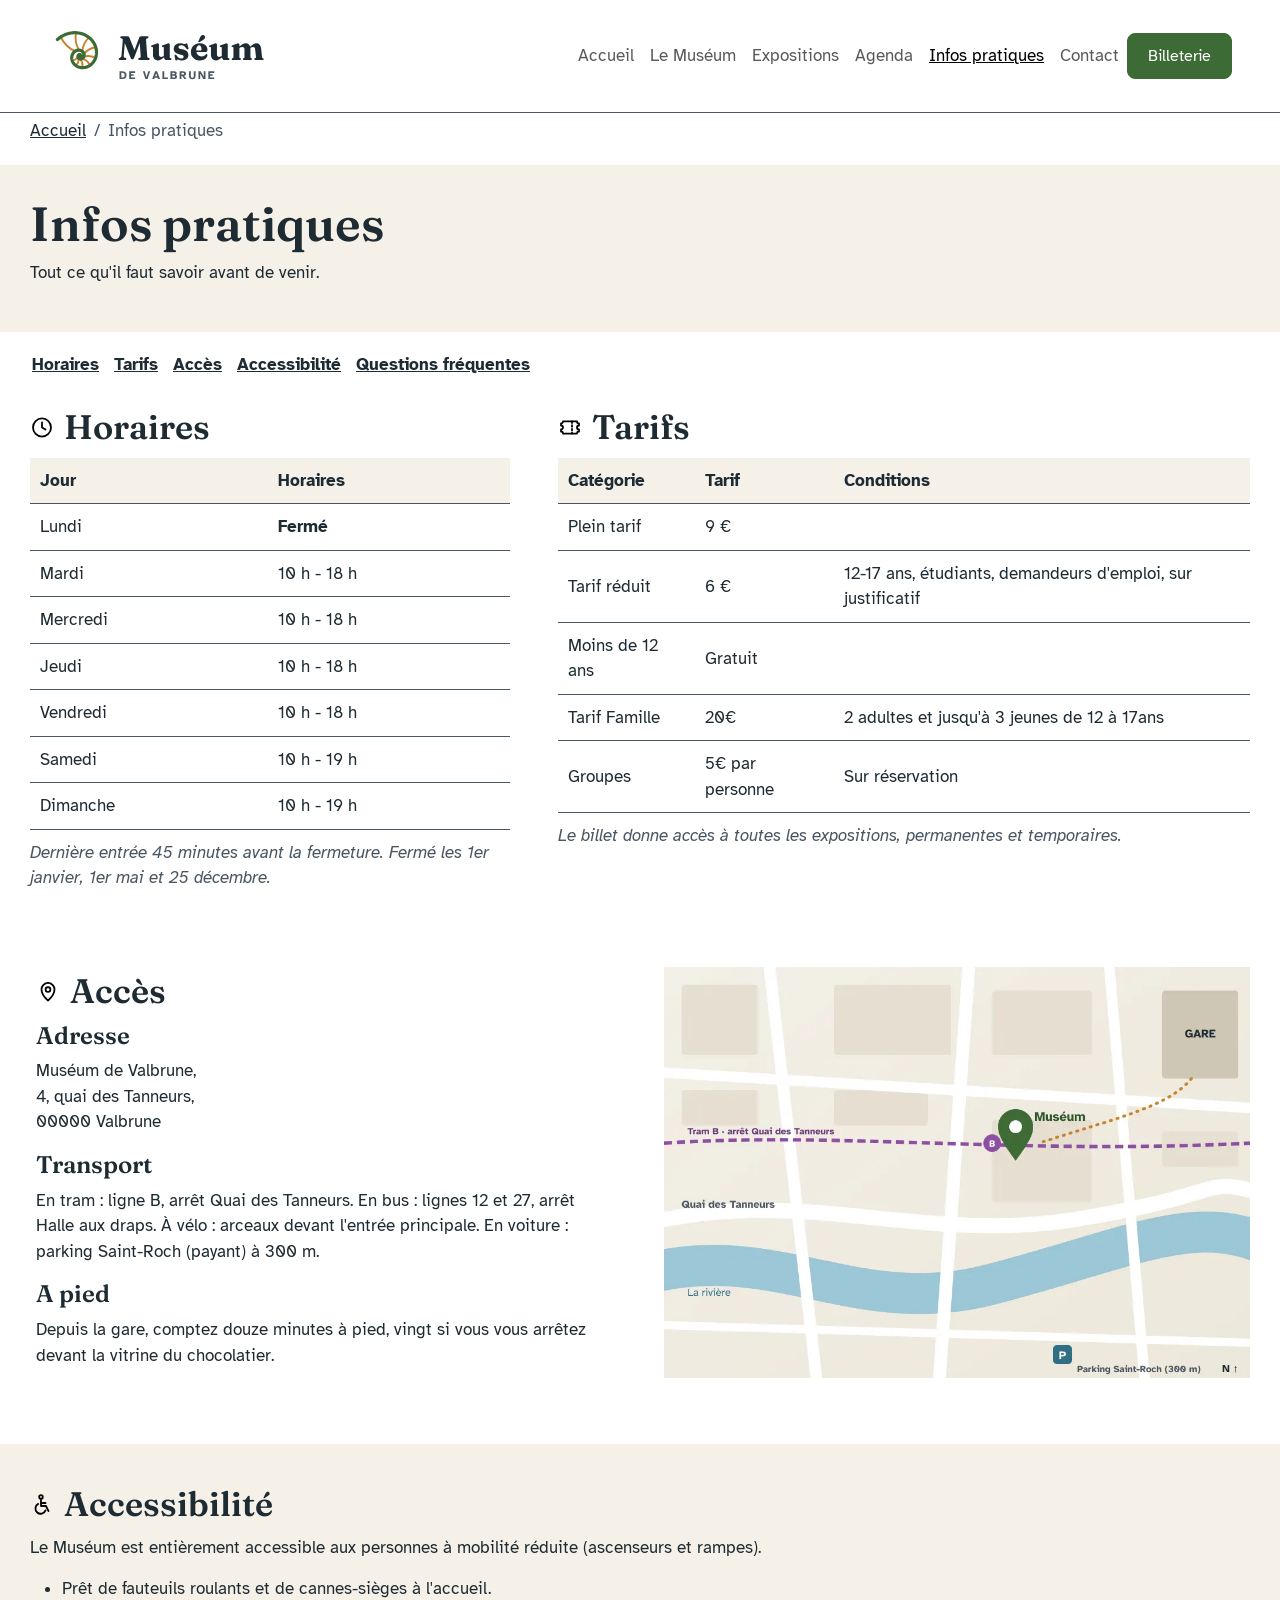
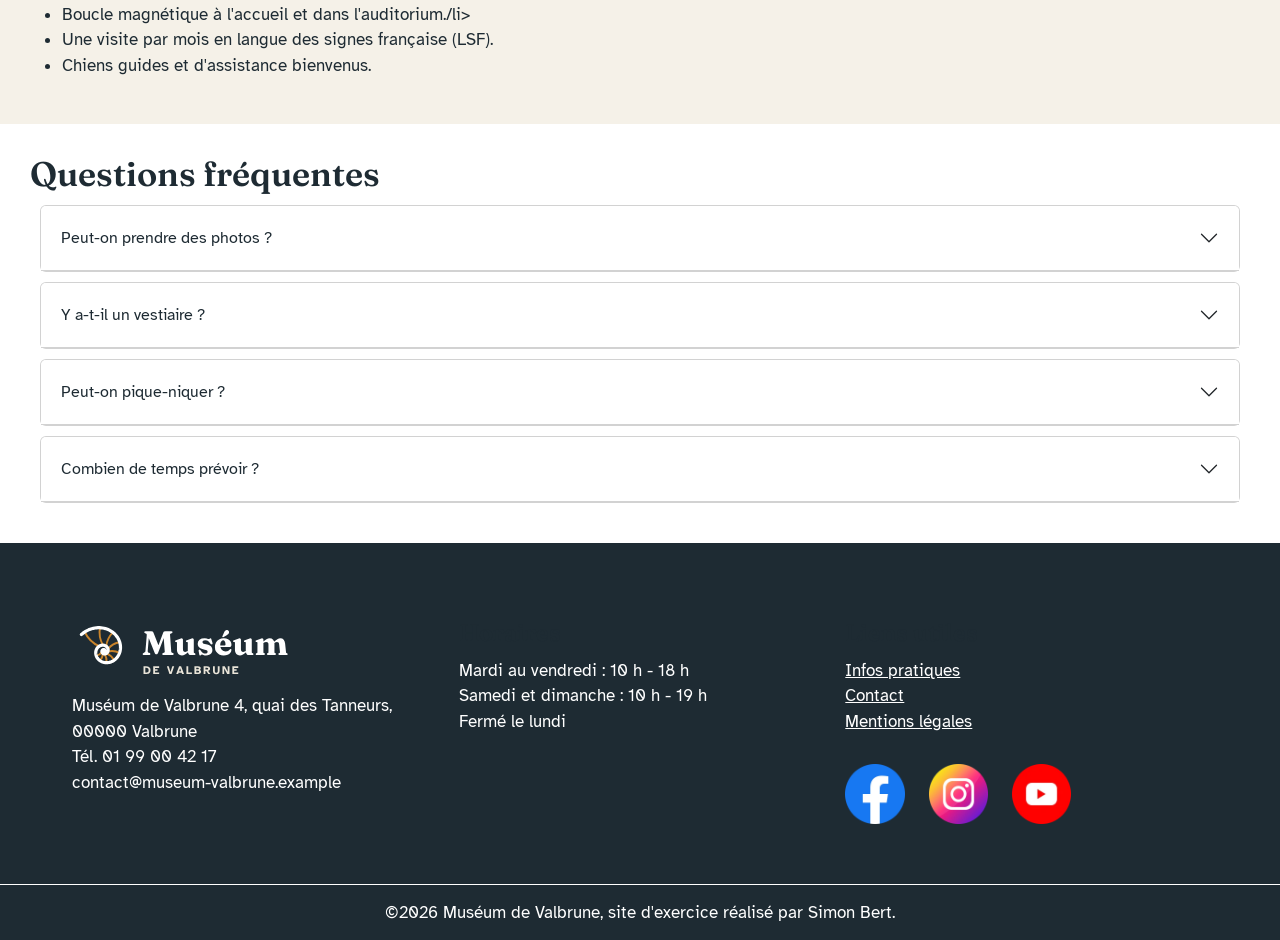
<file: infos-pratiques.html>
<!doctype html>
<html lang="fr">
    <head>
  <meta charset="utf-8">
  <meta name="viewport" content="width=device-width, initial-scale=1">
  <title>Infos pratiques | Muséum de Valbrune</title>
  <meta name="description" content="Tout ce qu'il faut savoir avant de venir.">
  <link rel="icon" href="assets/img/favicon.svg" type="image/svg+xml">

  <!-- 1. Feuille de style de Bootstrap : à ajouter ici (voir dossier technique, § Stack et versions) -->
  <link href="https://cdn.jsdelivr.net/npm/bootstrap@5.3.8/dist/css/bootstrap.min.css" rel="stylesheet" integrity="sha384-sRIl4kxILFvY47J16cr9ZwB07vP4J8+LH7qKQnuqkuIAvNWLzeN8tE5YBujZqJLB" crossorigin="anonymous">
  <!-- 2. Votre feuille de style, TOUJOURS après celle de Bootstrap -->
  <link rel="stylesheet" href="assets/css/style.css">
</head>

<body>
<!-- Lien d'évitement -->
<a class="evitement" href="#contenuInfosPratiques">Aller au contenu</a>

<!-- En-tête et navigation -->
  <header class="header sticky-top container-fluid px-0">

    <nav class="menu container-fluid px-5 py-3">
      <div class="navbar navbar-expand-lg row navbar-light">
        <div class="conteneurLogo col-5" >
          <a class="navbar-brand" href="index.html"><img src="assets/img/logo-museum-valbrune.svg" class="logo" alt="Logo du Muséum de Valbrune"></a>
        </div>
        <button class="navbar-toggler col-2" type="button" data-bs-toggle="collapse" data-bs-target="#collapsibleNavbar" aria-label="menu">
          <span class="navbar-toggler-icon"></span>
        </button>
        <div class="collapse navbar-collapse col-lg-7" id="collapsibleNavbar">
          <ul class="navbar-nav ms-auto">
            <li class="nav-item"><a class="nav-link" href="index.html">Accueil</a></li>
            <li class="nav-item"><a class="nav-link" href="le-museum.html">Le Muséum</a></li>
            <li class="nav-item"><a class="nav-link" href="expositions.html">Expositions</a></li>
            <li class="nav-item"><a class="nav-link" href="agenda.html">Agenda</a></li>
            <li class="nav-item"><a class="nav-link active" href="infos-pratiques.html" aria-current="page">Infos pratiques</a></li>
            <li class="nav-item"><a class="nav-link" href="contact.html">Contact</a></li>
            <li><a href="infos-pratiques.html#tarifs" class="btn btn-primary">Billeterie</a></li>
          </ul>
        </div>
      </div>
    </nav>

    <nav class="filAriane" aria-label="filAriane">
      <ol class="breadcrumb">
        <li class="breadcrumb-item"><a href="index.html">Accueil</a></li>
        <li class="breadcrumb-item active" aria-current="page">Infos pratiques</li>
      </ol>
    </nav>
    
  </header> 

  <main id="contenuInfosPratiques">

    <section class="entete">
        <h1>Infos pratiques</h1>
        <p>Tout ce qu'il faut savoir avant de venir.</p>
    </section>

    <nav class="sommairePage">
        <ul>
            <li><a href="#horaires">Horaires</a></li>
            <li><a href="#tarifs">Tarifs</a></li>
            <li><a href="#acces">Accès</a></li>
            <li><a href="#accessibilite">Accessibilité</a></li>
            <li><a href="#faq">Questions fréquentes</a></li>
        </ul>
    </nav>
    
    <section class="horairesTarifs container-fluid">
        <div class="row g-5">
            <div class="col-lg-5" id="horaires">
                <div class="titreTableau">
                    <img src="assets/icones/horloge.svg" alt="" aria-hidden="true">
                    <h2>Horaires</h2>
                </div>
                <table>
                    <thead>
                        <tr>
                            <th scope="col">Jour</th>
                            <th scope="col">Horaires</th>
                        </tr>
                    </thead>
                    <tbody>
                        <tr>
                            <td>Lundi</td>
                            <td><b>Fermé</b></td>
                        </tr>
                        <tr>
                            <td>Mardi</td>
                            <td>10 h - 18 h</td>
                        </tr>
                        <tr>
                            <td>Mercredi</td>
                            <td>10 h - 18 h</td>
                        </tr>
                        <tr>
                            <td>Jeudi</td>
                            <td>10 h - 18 h</td>
                        </tr>
                        <tr>
                            <td>Vendredi</td>
                            <td>10 h - 18 h</td>
                        </tr>
                        <tr>
                            <td>Samedi</td>
                            <td>10 h - 19 h</td>
                        </tr>
                        <tr>
                            <td>Dimanche</td>
                            <td>10 h - 19 h</td>
                        </tr>
                        <tr>
                            <td colspan="2">
                                <i>Dernière entrée 45 minutes avant la fermeture. Fermé les 1er janvier, 1er mai
    et 25 décembre.</i>
                            </td>
                        </tr>
                    </tbody>
                </table>
            </div>
            <div class="col-lg-7" id="tarifs">
                <div class="titreTableau">
                    <img src="assets/icones/billet.svg" alt="" aria-hidden="true">
                    <h2>Tarifs</h2>
                </div>
                <table>
                    <thead>
                        <tr>
                            <th scope="col">Catégorie</th>
                            <th scope="col">Tarif</th>
                            <th scope="col">Conditions</th>
                        </tr>
                    </thead>
                    <tbody>
                        <tr>
                            <td>Plein tarif</td>
                            <td>9 €</td>
                            <td></td>
                        </tr>
                        <tr>
                            <td>Tarif réduit</td>
                            <td>6 €</td>
                            <td>12-17 ans, étudiants, demandeurs d'emploi, sur justificatif</td>
                        </tr>
                        <tr>
                            <td>Moins de 12 ans</td>
                            <td>Gratuit</td>
                            <td></td>
                        </tr>
                        <tr>
                            <td>Tarif Famille</td>
                            <td>20€</td>
                            <td>2 adultes et jusqu'à 3 jeunes de 12 à 17ans</td>
                        </tr>
                        <tr>
                            <td>Groupes</td>
                            <td>5€ par personne</td>
                            <td>Sur réservation</td>
                        </tr>
                        <tr>
                            <td colspan="3">
                                <i>Le billet donne accès à toutes les expositions, permanentes et temporaires.</i>
                            </td>
                        </tr>
                    </tbody>
                </table>
            </div>
        </div>
    </section>
    <section class="acces container-fluid">
        <div class="row gx-5">
            <div class="accesTexte col-lg-6" id="acces">
                <div class="titreTableau">
                    <img src="assets/icones/plan.svg" alt="" aria-hidden="true">
                    <h2>Accès</h2>
                </div>
                <div>
                    <h3>Adresse</h3>
                    <p>Muséum de Valbrune,<br>
                    4, quai des Tanneurs,<br>
                    00000 Valbrune</p>
                    <h3>Transport</h3>
                    <p>En tram : ligne B, arrêt Quai des Tanneurs. En bus : lignes 12 et 27, arrêt Halle
        aux draps. À vélo : arceaux devant l'entrée principale. En voiture : parking
        Saint-Roch (payant) à 300 m.</p>
                    <h3>A pied</h3>
                    <p>Depuis la gare, comptez douze minutes à pied, vingt si vous vous arrêtez
        devant la vitrine du chocolatier.</p>
                </div>
            </div>
            <div class="accesImage col-lg-6">
                <img src="assets/img/plan-acces.webp" alt="Plan d'accès au Muséum">
            </div>
        </div>
    </section>

    <section class="accessibilite" id="accessibilite">
        <div class="titreTableau">
            <img src="assets/icones/accessibilite.svg" alt="" aria-hidden="true">
            <h2>Accessibilité</h2>   
        </div>
        <p>Le Muséum est entièrement accessible aux personnes à mobilité réduite
(ascenseurs et rampes).</p>
        <ul>
            <li>Prêt de fauteuils roulants et de cannes-sièges à l'accueil.</li>
            <li>Boucle magnétique
à l'accueil et dans l'auditorium./li>
            <li>Une visite par mois en langue des signes
française (LSF).</li>
            <li>Chiens guides et d'assistance bienvenus.</li>
        </ul>
    </section>

    <section class="faq" id="faq">
        <h2>Questions fréquentes</h2>
        <div class="accordion" id="accordeon">
            <div class="card">
                <div class="card-header" id="question1">
                    <button class="accordion-button collapsed" type="button" data-bs-toggle="collapse" data-bs-target="#collapse1" aria-expanded="true" aria-controls="collapse1">Peut-on prendre des photos ?
                    </button>
                </div>
                <div id="collapse1" class="collapse" data-bs-parent="#accordeon">
                    <div class="card-body">
                        <p>Oui, sans flash et sans perche, sauf mention contraire dans les expositions temporaires.</p>
                    </div>
                </div>
            </div>
            <div class="card">
                <div class="card-header" id="question2">
                    <button class="accordion-button collapsed" type="button" data-bs-toggle="collapse" data-bs-target="#collapse2" aria-expanded="false" aria-controls="collapse2">
                    Y a-t-il un vestiaire ?
                    </button>
                </div>
                <div id="collapse2" class="collapse" data-bs-parent="#accordeon">
                    <div class="card-body">
                        <p>Oui, un vestiaire gratuit est à votre disposition à l'accueil. Les valises ne sont pas acceptées.</p>
                    </div>
                </div>
            </div>
            <div class="card">
                <div class="card-header" id="question3">
                    <button class="accordion-button collapsed" type="button" data-bs-toggle="collapse" data-bs-target="#collapse3" aria-expanded="false" aria-controls="collapse3" >
                    Peut-on pique-niquer ? 
                    </button>
                </div>
                <div id="collapse3" class="collapse" data-bs-parent="#accordeon">
                    <div class="card-body">
                        <p>Une salle hors-sac est réservée aux groupes scolaires en semaine ; le weekend, elle est ouverte à tous.</p>
                    </div>
                </div>
            </div>
            <div class="card">
                <div class="card-header" id="question4">
                    <button class="accordion-button collapsed" type="button" data-bs-toggle="collapse" data-bs-target="#collapse4" aria-expanded="false" aria-controls="collapse4">
                    Combien de temps prévoir ?
                    </button>
                </div>
                <div id="collapse4" class="collapse" data-bs-parent="#accordeon">
                    <div class="card-body">
                        <p>Comptez deux heures pour les expositions permanentes, une heure de plus avec une exposition temporaire.</p>
                    </div>
                </div>
            </div>
        </div>
    </section>
  </main>

 <!-- Pied de page -->
  <footer>
    <div class="colonnesFooter container-fluid row gy-3">
      <div class="colonne col-md-4">
        <img src="assets/img/logo-museum-valbrune-blanc.svg" alt="Logo blanc du Muséum de Valbrune">
        <ul>
          <li>Muséum de Valbrune 4, quai des Tanneurs, 00000 Valbrune</li>
          <li>Tél. 01 99 00 42 17</li>
          <li>contact@museum-valbrune.example</li>
        </ul>
      </div>
      <div class="colonne col-md-4">
        <h3>Horaires</h3>
        <ul>
          <li>Mardi au vendredi : 10 h - 18 h</li>
          <li>Samedi et dimanche : 10 h - 19 h</li>
          <li>Fermé le lundi</li>
        </ul>
      </div>
      <div class="colonne col-md-4">
        <div>
          <h3>Liens utiles</h3>
          <ul>
            <li><a href="infos-pratiques.html" aria-current="page">Infos pratiques</a></li>
            <li><a href="contact.html" >Contact</a></li>
            <li><a href="mentions-legales.html">Mentions légales</a></li>
          </ul>
        </div>
        <div class="reseauxSociaux row">
          <img src="assets/icones/facebook.webp" alt="Lien vers la page Facebook du Muséum de Valbrune" class="iconeRS col-sm-4" loading="lazy">
          <img src="assets/icones/instagram.webp" alt="Lien vers la page Instagram du Muséum de Valbrune" class="iconeRS col-sm-4" loading="lazy">
          <img src="assets/icones/youtube.webp" alt="Lien vers la chaine YouTube du Muséum de Valbrune" class="iconeRS col-sm-4" loading="lazy">
        </div>
      </div>
    </div>
    <div class="basDePage">
      <p>©2026 Muséum de Valbrune, site d'exercice réalisé par Simon Bert.</p>
    </div>
  </footer>

<script src="https://cdn.jsdelivr.net/npm/@popperjs/core@2.11.8/dist/umd/popper.min.js" integrity="sha384-I7E8VVD/ismYTF4hNIPjVp/Zjvgyol6VFvRkX/vR+Vc4jQkC+hVqc2pM8ODewa9r" crossorigin="anonymous"></script>
  <script src="https://cdn.jsdelivr.net/npm/bootstrap@5.3.8/dist/js/bootstrap.min.js" integrity="sha384-G/EV+4j2dNv+tEPo3++6LCgdCROaejBqfUeNjuKAiuXbjrxilcCdDz6ZAVfHWe1Y" crossorigin="anonymous"></script>
</body>
</html>
</file>
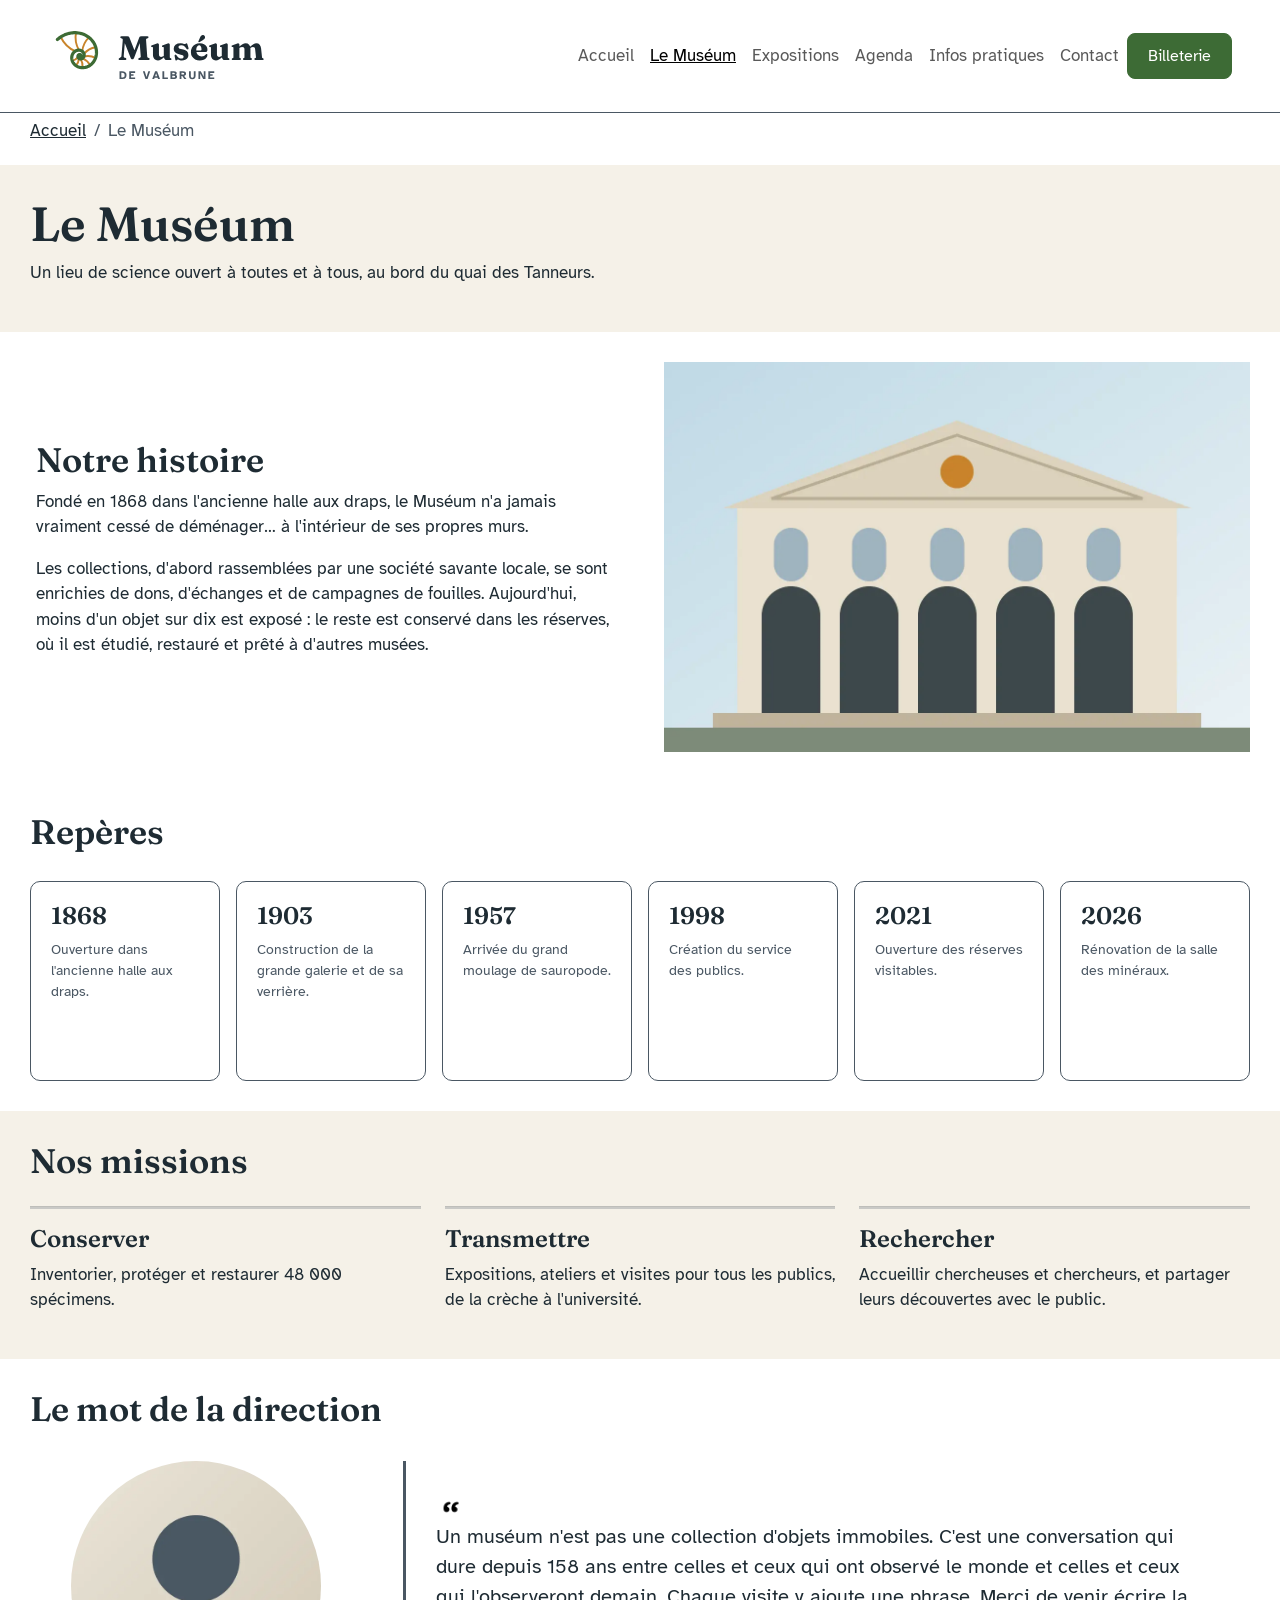
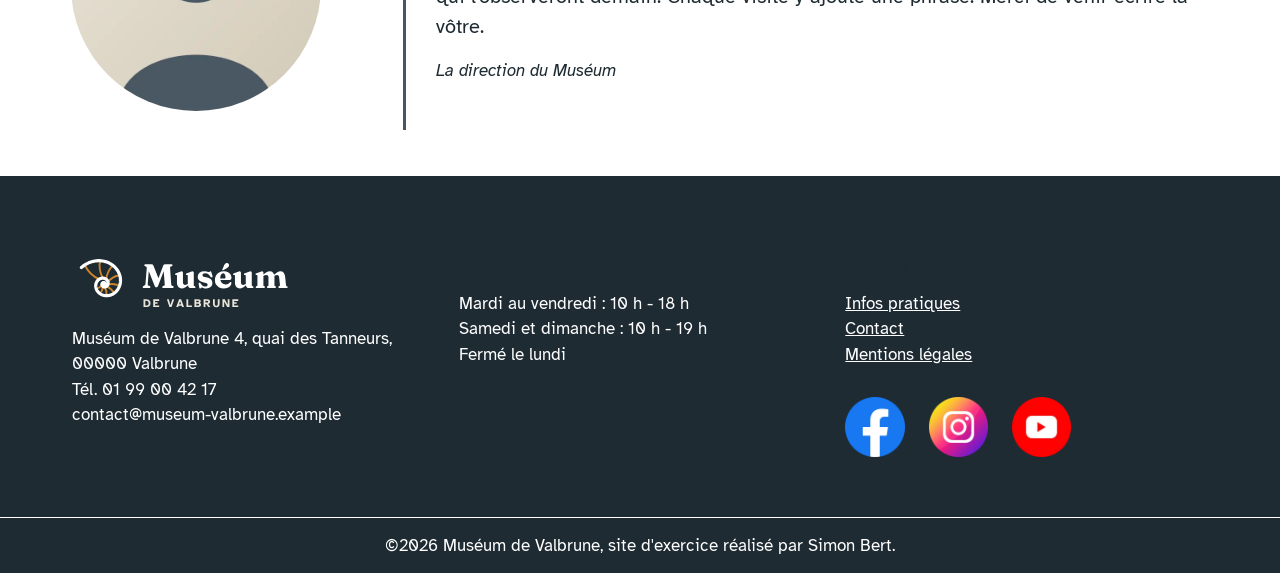
<file: le-museum.html>
<!doctype html>
<html lang="fr">

<head>
    <meta charset="utf-8">
    <meta name="viewport" content="width=device-width, initial-scale=1">
    <title>Le Muséum | Muséum de Valbrune</title>
    <meta name="description" content="Un lieu de science ouvert à toutes et à tous, au bord du quai des Tanneurs.">
    <link rel="icon" href="assets/img/favicon.svg" type="image/svg+xml">

    <!-- 1. Feuille de style de Bootstrap : à ajouter ici (voir dossier technique, § Stack et versions) -->
    <link href="https://cdn.jsdelivr.net/npm/bootstrap@5.3.8/dist/css/bootstrap.min.css" rel="stylesheet" integrity="sha384-sRIl4kxILFvY47J16cr9ZwB07vP4J8+LH7qKQnuqkuIAvNWLzeN8tE5YBujZqJLB" crossorigin="anonymous">
    <!-- 2. Votre feuille de style, TOUJOURS après celle de Bootstrap -->
    <link rel="stylesheet" href="assets/css/style.css">
</head>

<body>
<!-- Lien d'évitement -->
<a class="evitement" href="#contenuLeMuseum">Aller au contenu</a>

<!-- En-tête et navigation -->
  <header class="header sticky-top container-fluid px-0">

    <nav class="menu container-fluid px-5 py-3">
      <div class="navbar navbar-expand-lg row navbar-light">
        <div class="conteneurLogo col-5" >
          <a class="navbar-brand" href="index.html"><img src="assets/img/logo-museum-valbrune.svg" class="logo" alt="Logo du Muséum de Valbrune"></a>
        </div>
        <button class="navbar-toggler col-2" type="button" data-bs-toggle="collapse" data-bs-target="#collapsibleNavbar" aria-label="menu">
          <span class="navbar-toggler-icon"></span>
        </button>
        <div class="collapse navbar-collapse col-lg-7" id="collapsibleNavbar">
          <ul class="navbar-nav ms-auto">
            <li class="nav-item"><a class="nav-link" href="index.html">Accueil</a></li>
            <li class="nav-item"><a class="nav-link active" href="le-museum.html" aria-current="page">Le Muséum</a></li>
            <li class="nav-item"><a class="nav-link" href="expositions.html">Expositions</a></li>
            <li class="nav-item"><a class="nav-link" href="agenda.html">Agenda</a></li>
            <li class="nav-item"><a class="nav-link" href="infos-pratiques.html">Infos pratiques</a></li>
            <li class="nav-item"><a class="nav-link" href="contact.html">Contact</a></li>
            <li><a href="infos-pratiques.html#tarifs" class="btn btn-primary">Billeterie</a></li>
          </ul>
        </div>
      </div>
    </nav>
    <nav class="filAriane" aria-label="filAriane">
      <ol class="breadcrumb">
        <li class="breadcrumb-item"><a href="index.html">Accueil</a></li>
        <li class="breadcrumb-item active" aria-current="page">Le Muséum</li>
      </ol>
    </nav>

  </header>

  <main id="contenuLeMuseum"><!-- Contenu principal de la page -->

    <section class="entete">
        <h1>Le Muséum</h1>
        <p>Un lieu de science ouvert à toutes et à tous, au bord du quai des Tanneurs.</p>
    </section>

    <section class="histoire container-fluid">
      <div class="row gx-5">
        <div class="histoireDescriptif col-lg-6">
            <h2>Notre histoire</h2>
            <p>Fondé en 1868 dans l'ancienne halle aux draps, le Muséum n'a jamais
            vraiment cessé de déménager… à l'intérieur de ses propres murs.</p>
            <p>Les collections, d'abord rassemblées par une société savante locale, se sont
            enrichies de dons, d'échanges et de campagnes de fouilles. Aujourd'hui, moins
            d'un objet sur dix est exposé : le reste est conservé dans les réserves, où il est
            étudié, restauré et prêté à d'autres musées.</p>
        </div>
        <div class="histoireImage col-lg-6">
            <img src="assets/img/museum-facade.webp" alt="Façade du Muséum de Valbrune" loading="lazy">
        </div>
      </div>
    </section>

    <section class="reperes container-fluid">
        <h2>Repères</h2>
        <div class="row gx-3">
          <div class="col-md-4 col-lg-2">
            <div class="repere">
                <h3>1868</h3>
                <p class="texteSecondaire">Ouverture dans l'ancienne halle aux draps.</p>
            </div>
          </div>
          <div class="col-md-4 col-lg-2">
            <div class="repere">
                <h3>1903</h3>
                <p class="texteSecondaire">Construction de la grande galerie et de sa verrière.</p>
            </div>
          </div>
          <div class="col-md-4 col-lg-2">
            <div class="repere">
                <h3>1957</h3>
                <p class="texteSecondaire">Arrivée du grand moulage de sauropode.</p>
            </div>
          </div>
            <div class="col-md-4 col-lg-2">
              <div class="repere">
                  <h3>1998</h3>
                  <p class="texteSecondaire">Création du service des publics.</p>
              </div>
            </div>
            <div class="col-md-4 col-lg-2">
              <div class="repere">
                  <h3>2021</h3>
                  <p class="texteSecondaire">Ouverture des réserves visitables.</p>
              </div>
            </div>
            <div class="col-md-4 col-lg-2">
              <div class="repere">
                  <h3>2026</h3>
                  <p class="texteSecondaire">Rénovation de la salle des minéraux.</p>
              </div>
            </div>
        </div>
    </section>

    <section class="mission container-fluid">
        <h2>Nos missions</h2>
        <div class="row gx-4">
            <div class="col-md-4">
                <hr>
                <h3>Conserver</h3>
                <p>Inventorier, protéger et restaurer 48 000 spécimens.</p>
            </div>
            <div class="col-md-4">
                <hr>
                <h3>Transmettre</h3>
                <p>Expositions, ateliers et visites pour tous les publics, de la crèche à l'université.</p>
            </div>
            <div class="col-md-4">
                <hr>
                <h3>Rechercher</h3>
                <p>Accueillir chercheuses et chercheurs, et partager leurs découvertes avec le
                public.</p>
            </div>
        </div>
    </section>

    <section class="motDirection">
        <h2>Le mot de la direction</h2>
        <div class="container-fluid pt-4">
          <div class="row gx-5">
            <img src="assets/img/portrait-direction.webp" alt="Portrait de la direction du Muséum de Valbrune"  class="rounded-circle col-lg-4" loading="lazy">
            <figure class="col-lg-8">
                <blockquote class="blockquote" cite="">
                    <img src="assets/icones/guillemets.webp" alt="">
                    <p>Un muséum n'est pas une collection d'objets immobiles. C'est une
                    conversation qui dure depuis 158 ans entre celles et ceux qui ont observé le
                    monde et celles et ceux qui l'observeront demain. Chaque visite y ajoute une
                    phrase. Merci de venir écrire la vôtre.</p>
                </blockquote>
                <p><cite>La direction du Muséum</cite></p>
            </figure>
          </div>
        </div>
    </section>

  </main>

 <!-- Pied de page -->
  <footer>
    <div class="colonnesFooter container-fluid row gy-3">
      <div class="colonne col-md-4">
        <img src="assets/img/logo-museum-valbrune-blanc.svg" alt="Logo blanc du Muséum de Valbrune" loading="lazy">
        <ul>
          <li>Muséum de Valbrune 4, quai des Tanneurs, 00000 Valbrune</li>
          <li>Tél. 01 99 00 42 17</li>
          <li>contact@museum-valbrune.example</li>
        </ul>
      </div>
      <div class="colonne col-md-4">
        <h3>Horaires</h3>
        <ul>
          <li>Mardi au vendredi : 10 h - 18 h</li>
          <li>Samedi et dimanche : 10 h - 19 h</li>
          <li>Fermé le lundi</li>
        </ul>
      </div>
      <div class="colonne col-md-4">
        <div>
          <h3>Liens utiles</h3>
          <ul>
            <li><a href="infos-pratiques.html">Infos pratiques</a></li>
            <li><a href="contact.html" >Contact</a></li>
            <li><a href="mentions-legales.html">Mentions légales</a></li>
          </ul>
        </div>
        <div class="reseauxSociaux row">
          <img src="assets/icones/facebook.webp" alt="Lien vers la page Facebook du Muséum de Valbrune" class="iconeRS col-sm-4" loading="lazy">
          <img src="assets/icones/instagram.webp" alt="Lien vers la page Instagram du Muséum de Valbrune" class="iconeRS col-sm-4" loading="lazy">
          <img src="assets/icones/youtube.webp" alt="Lien vers la chaine YouTube du Muséum de Valbrune" class="iconeRS col-sm-4" loading="lazy">
        </div>
      </div>
    </div>
    <div class="basDePage">
      <p>©2026 Muséum de Valbrune, site d'exercice réalisé par Simon Bert.</p>
    </div>
  </footer>

  <!-- 3. Script de Bootstrap (bundle) : à ajouter ici, juste avant /body -->
   <script src="https://cdn.jsdelivr.net/npm/@popperjs/core@2.11.8/dist/umd/popper.min.js" integrity="sha384-I7E8VVD/ismYTF4hNIPjVp/Zjvgyol6VFvRkX/vR+Vc4jQkC+hVqc2pM8ODewa9r" crossorigin="anonymous"></script>
  <script src="https://cdn.jsdelivr.net/npm/bootstrap@5.3.8/dist/js/bootstrap.min.js" integrity="sha384-G/EV+4j2dNv+tEPo3++6LCgdCROaejBqfUeNjuKAiuXbjrxilcCdDz6ZAVfHWe1Y" crossorigin="anonymous"></script>
</body>
</html>
</file>
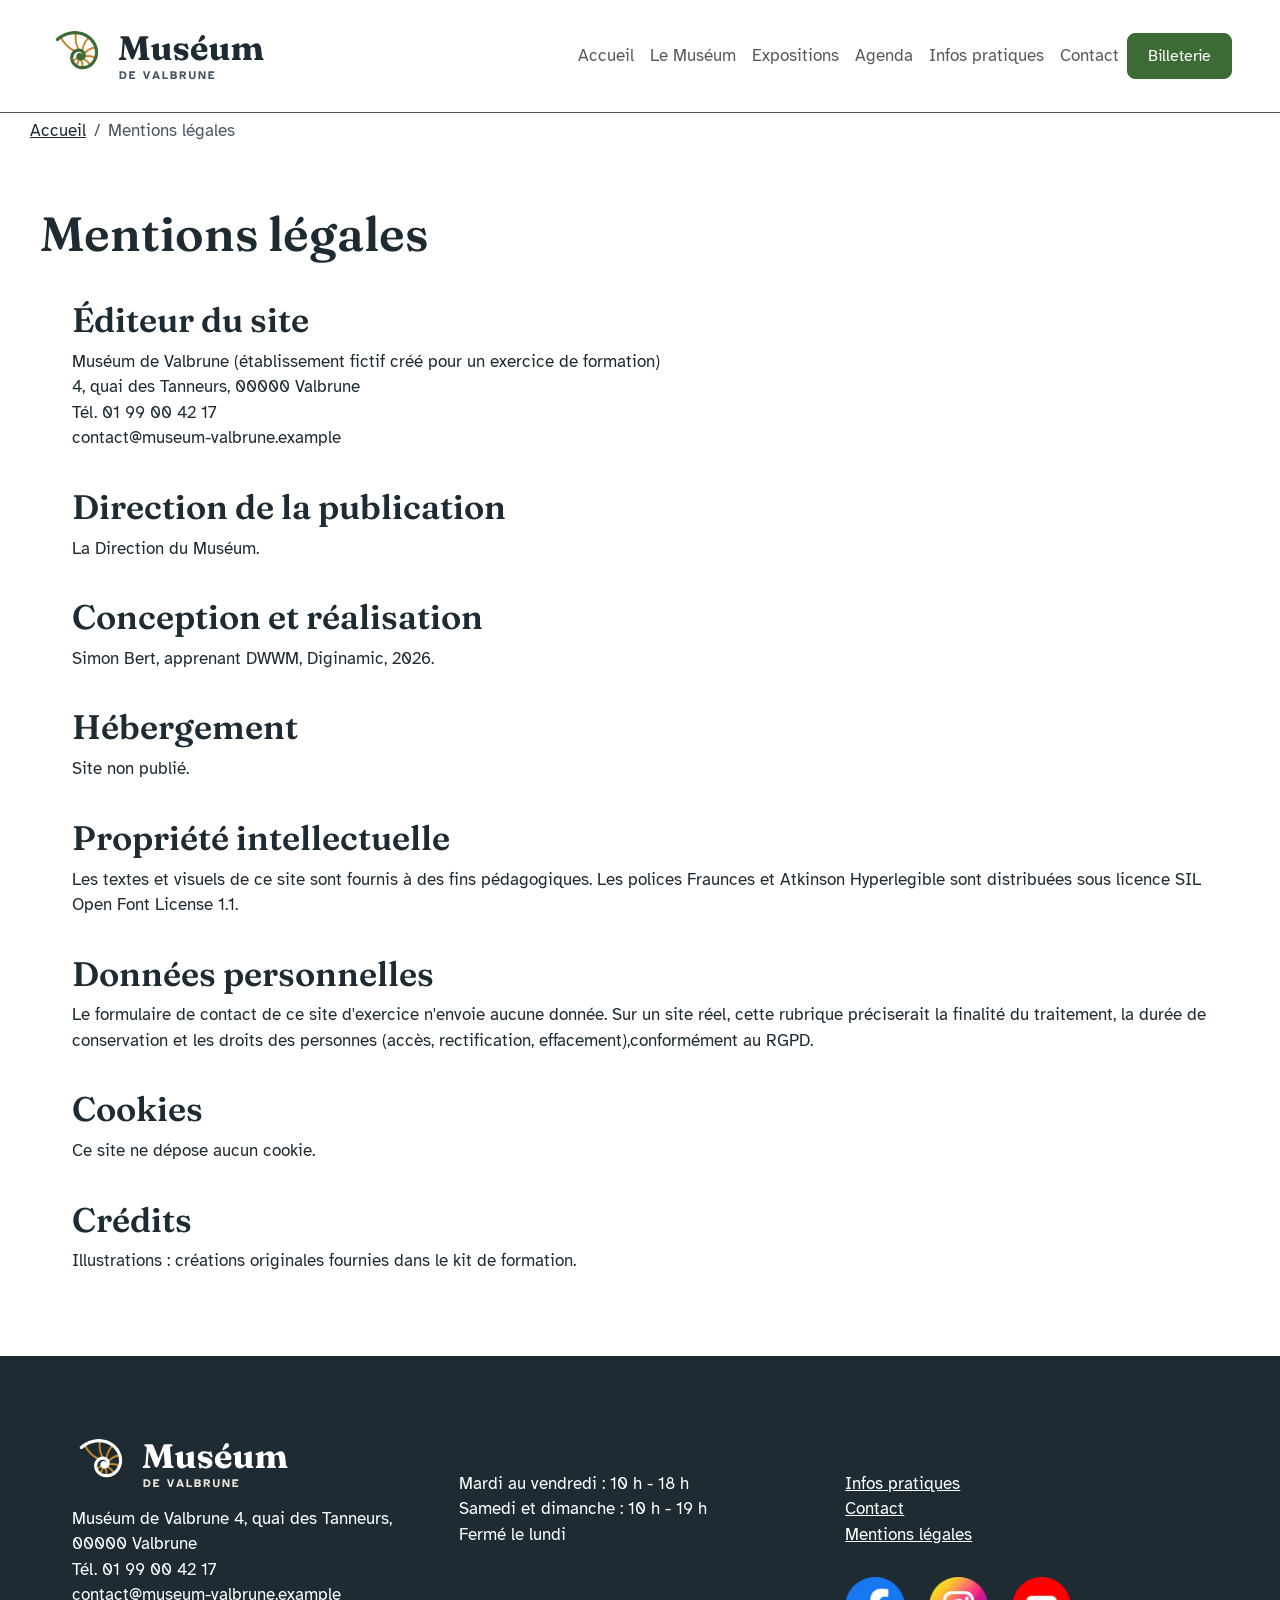
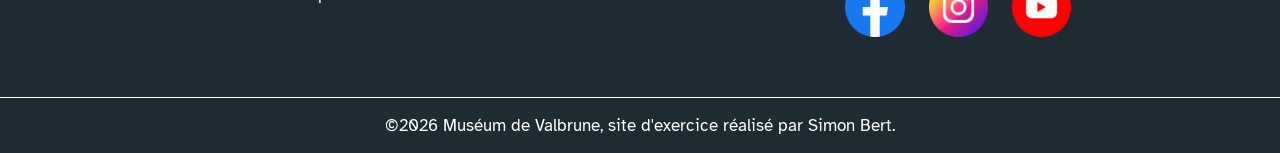
<file: mentions-legales.html>
<!doctype html>
<html lang="fr">

<head>
    <meta charset="utf-8">
    <meta name="viewport" content="width=device-width, initial-scale=1">
    <title>Mentions légales | Muséum de Valbrune</title>
    <meta name="description" content="Consultez nos mentions légales ici">
    <link rel="icon" href="assets/img/favicon.svg" type="image/svg+xml">

    <!-- 1. Feuille de style de Bootstrap : à ajouter ici (voir dossier technique, § Stack et versions) -->
    <link href="https://cdn.jsdelivr.net/npm/bootstrap@5.3.8/dist/css/bootstrap.min.css" rel="stylesheet" integrity="sha384-sRIl4kxILFvY47J16cr9ZwB07vP4J8+LH7qKQnuqkuIAvNWLzeN8tE5YBujZqJLB" crossorigin="anonymous">
    <!-- 2. Votre feuille de style, TOUJOURS après celle de Bootstrap -->
    <link rel="stylesheet" href="assets/css/style.css">
</head>

<body>
<!-- Lien d'évitement -->
<a class="evitement" href="#contenuMentionsLegales">Aller au contenu</a>

<!-- En-tête et navigation -->
  <header class="header sticky-top container-fluid px-0">

    <nav class="menu container-fluid px-5 py-3">
      <div class="navbar navbar-expand-lg row navbar-light">
        <div class="conteneurLogo col-5" >
          <a class="navbar-brand" href="index.html"><img src="assets/img/logo-museum-valbrune.svg" class="logo" alt="Logo du Muséum de Valbrune"></a>
        </div>
        <button class="navbar-toggler col-2" type="button" data-bs-toggle="collapse" data-bs-target="#collapsibleNavbar" aria-label="menu">
          <span class="navbar-toggler-icon"></span>
        </button>
        <div class="collapse navbar-collapse col-lg-7" id="collapsibleNavbar">
          <ul class="navbar-nav ms-auto">
            <li class="nav-item"><a class="nav-link" href="index.html">Accueil</a></li>
            <li class="nav-item"><a class="nav-link" href="le-museum.html">Le Muséum</a></li>
            <li class="nav-item"><a class="nav-link" href="expositions.html">Expositions</a></li>
            <li class="nav-item"><a class="nav-link" href="agenda.html">Agenda</a></li>
            <li class="nav-item"><a class="nav-link" href="infos-pratiques.html">Infos pratiques</a></li>
            <li class="nav-item"><a class="nav-link" href="contact.html">Contact</a></li>
            <li><a  href="infos-pratiques.html#tarifs" class="btn btn-primary">Billeterie</a></li>
          </ul>
        </div>
      </div>
    </nav>
    <nav class="filAriane" aria-label="filAriane">
      <ol class="breadcrumb">
        <li class="breadcrumb-item"><a href="index.html">Accueil</a></li>
        <li class="breadcrumb-item active" aria-current="page">Mentions légales</li>
      </ol>
    </nav>

  </header>

<!-- Contenu principal de la page -->
  <main id="contenuMentionsLegales">
    <div class="mentionsLegales">
      <h1>Mentions légales</h1>
      <ul>
          <li>
              <h2>Éditeur du site</h2>
              <p>Muséum de Valbrune (établissement fictif créé pour un exercice de formation)<br>
              4, quai des Tanneurs, 00000 Valbrune<br>
              Tél. 01 99 00 42 17<br>
              contact@museum-valbrune.example</p>
          </li>
          <li>
              <h2>Direction de la publication</h2>
              <p>La Direction du Muséum.</p>
          </li>
          <li>
              <h2>Conception et réalisation</h2>
              <p>Simon Bert, apprenant DWWM, Diginamic, 2026.</p>
          </li>
          <li>
              <h2>Hébergement</h2>
              <p>Site non publié.</p>
          </li>
          <li>
              <h2>Propriété intellectuelle</h2>
              <p>Les textes et visuels de ce site sont fournis à des fins pédagogiques. Les polices Fraunces et Atkinson Hyperlegible sont distribuées sous licence SIL Open Font License 1.1.</p>
          </li>
          <li>
              <h2>Données personnelles</h2>
              <p>Le formulaire de contact de ce site d'exercice n'envoie aucune donnée. Sur un site réel, cette rubrique préciserait la finalité du traitement, la durée de conservation et les droits des personnes (accès, rectification, effacement),conformément au RGPD.</p>
          </li>
          <li>
              <h2>Cookies</h2>
              <p>Ce site ne dépose aucun cookie.</p>
          </li>
          <li>
              <h2>Crédits</h2>
              <p>Illustrations : créations originales fournies dans le kit de formation.</p>
          </li>
      </ul>
    </div>
  </main>

 <!-- Pied de page -->
  <footer>
    <div class="colonnesFooter container-fluid row gy-3">
      <div class="colonne col-md-4">
        <img src="assets/img/logo-museum-valbrune-blanc.svg" alt="Logo blanc du Muséum de Valbrune" loading="lazy">
        <ul>
          <li>Muséum de Valbrune 4, quai des Tanneurs, 00000 Valbrune</li>
          <li>Tél. 01 99 00 42 17</li>
          <li>contact@museum-valbrune.example</li>
        </ul>
      </div>
      <div class="colonne col-md-4">
        <h3>Horaires</h3>
        <ul>
          <li>Mardi au vendredi : 10 h - 18 h</li>
          <li>Samedi et dimanche : 10 h - 19 h</li>
          <li>Fermé le lundi</li>
        </ul>
      </div>
      <div class="colonne col-md-4">
        <div>
          <h3>Liens utiles</h3>
          <ul>
            <li><a href="infos-pratiques.html">Infos pratiques</a></li>
            <li><a href="contact.html" >Contact</a></li>
            <li><a href="mentions-legales.html" aria-current="page">Mentions légales</a></li>
          </ul>
        </div>
        <div class="reseauxSociaux row">
          <img src="assets/icones/facebook.webp" alt="Lien vers la page Facebook du Muséum de Valbrune" class="iconeRS col-sm-4" loading="lazy">
          <img src="assets/icones/instagram.webp" alt="Lien vers la page Instagram du Muséum de Valbrune" class="iconeRS col-sm-4" loading="lazy">
          <img src="assets/icones/youtube.webp" alt="Lien vers la chaine YouTube du Muséum de Valbrune" class="iconeRS col-sm-4" loading="lazy">
        </div>
      </div>
    </div>
    <div class="basDePage">
      <p>©2026 Muséum de Valbrune, site d'exercice réalisé par Simon Bert.</p>
    </div>
  </footer>

  <!-- 3. Script de Bootstrap (bundle) : à ajouter ici, juste avant /body -->
   <script src="https://cdn.jsdelivr.net/npm/@popperjs/core@2.11.8/dist/umd/popper.min.js" integrity="sha384-I7E8VVD/ismYTF4hNIPjVp/Zjvgyol6VFvRkX/vR+Vc4jQkC+hVqc2pM8ODewa9r" crossorigin="anonymous"></script>
  <script src="https://cdn.jsdelivr.net/npm/bootstrap@5.3.8/dist/js/bootstrap.min.js" integrity="sha384-G/EV+4j2dNv+tEPo3++6LCgdCROaejBqfUeNjuKAiuXbjrxilcCdDz6ZAVfHWe1Y" crossorigin="anonymous"></script>
</body>
</html>
</file>
<file: assets/css/style.css>
/* ==========================================================================
   Muséum de Valbrune : feuille de style personnalisée
   Chargée APRÈS la feuille de style de Bootstrap (voir dossier technique).
   ========================================================================== */

/* --------------------------------------------------------------------------
   1. Polices auto-hébergées (fichiers dans assets/fonts/, licence SIL OFL 1.1)
   -------------------------------------------------------------------------- */
@font-face {
  font-family: "Fraunces";
  src: url("../fonts/fraunces-latin-600-normal.woff2") format("woff2");
  font-weight: 600;
  font-style: normal;
  font-display: swap;
}
@font-face {
  font-family: "Fraunces";
  src: url("../fonts/fraunces-latin-700-normal.woff2") format("woff2");
  font-weight: 700;
  font-style: normal;
  font-display: swap;
}
@font-face {
  font-family: "Atkinson Hyperlegible";
  src: url("../fonts/atkinson-hyperlegible-latin-400-normal.woff2") format("woff2");
  font-weight: 400;
  font-style: normal;
  font-display: swap;
}
@font-face {
  font-family: "Atkinson Hyperlegible";
  src: url("../fonts/atkinson-hyperlegible-latin-400-italic.woff2") format("woff2");
  font-weight: 400;
  font-style: italic;
  font-display: swap;
}
@font-face {
  font-family: "Atkinson Hyperlegible";
  src: url("../fonts/atkinson-hyperlegible-latin-700-normal.woff2") format("woff2");
  font-weight: 700;
  font-style: normal;
  font-display: swap;
}

/* --------------------------------------------------------------------------
   2. Variables de la charte (à compléter avec les codes de la planche)
   -------------------------------------------------------------------------- */
:root {
--mv-encre: #1E2B33;
--mv-lichen: #3D6B35;
--mv-lichen-fonce: #30562A;
--mv-ocre: #C9842B;
--mv-craie: #F5F1E8;
--mv-ardoise: #4A5763;
--bs-body-font-family: "Atkinson Hyperlegible", system-ui, sans-serif;
--bs-body-font-size: 1.0625rem; /* 17 px */
--bs-body-color: var(--mv-encre);
--bs-link-color-rgb: rgb(61,107,53);
--bs-secondary-font-size: 0.875rem;
--bs-secondary-color: var(--mv-ardoise);
--header-height: 180px;
--bs-spacing-section: 48px;
--bs-spacing-mobile: 32px;
}

html {
  scroll-padding-top: var(--header-height);
}

h1, h2, h3, .h1, .h2, .h3 { 
  font-family: "Fraunces", Georgia, serif;
  color: var(--mv-encre); 
}

h1 {
  font-size: 3rem ;
}

@media screen and (max-width: 768px) {
  h1 {
    font-size: 2.25rem;
  }
}

h2 {
  font-size: 2.125rem;
}

h3 {
  font-size: 1.5rem;
  font-weight: 400;
}

p a {
  color: var(--mv-lichen);
  text-decoration: none;
}

.texteSecondaire{
  font-size: var(--bs-secondary-font-size);
  color: var(--bs-secondary-color);
  font-weight: 500;
}

.lienEnSavoirPlus {
  color: var(--mv-encre);
}

.lienEnSavoirPlus:hover {
    color: var(--mv-ardoise);
  }

.labelFormulaire{
  font-weight: 600;
}

.champFormulaire {
  margin: 10px 0px;
  padding: 10px 0px;
  border: 1px solid var(--mv-ardoise);
  border-radius: 5px;
}

/* Comportement boutons */

.btn-primary {
--bs-btn-bg: var(--mv-lichen);
--bs-btn-border-color: var(--mv-lichen);
--bs-btn-hover-bg: var(--mv-lichen-fonce);
--bs-btn-hover-border-color: var(--mv-lichen-fonce);
--bs-btn-active-bg: var(--mv-lichen-fonce);
--bs-btn-active-border-color: var(--mv-lichen-fonce);
--bs-btn-border-radius: 8px;
--bs-btn-focus-shadow-rgb: var(--mv-ardoise);
  padding: 10px 20px;
  width: 100%;
  display: flex;
  justify-content: center;
  align-items: center;
}

.btn-secondary {
--bs-btn-bg: white;
--bs-btn-color: var(--mv-encre);
--bs-btn-border-color: var(--mv-encre);
--bs-btn-focus-shadow-rgb: var(--mv-ardoise);
  padding: 10px 20px;
  width: 100%;
}

.btn-primary a, .btn-secondary a, .btn-badge a, .btn-primary a:visited, .btn-secondary a:visited, .btn-badge a:visited {
  text-decoration: none;
}

.btn-primary a:hover, .btn-secondary a:hover {
  color: white; 
}

.btn-primary:focus, .btn-secondary:focus {
  outline: 2px solid var(--mv-ardoise);
  border: none;
  box-shadow: none;
}

.nav-link:focus-visible {
  outline: 2px solid var(--mv-ardoise);
  border: none;
  box-shadow: none;
}
.btn-badge{
  border-radius: 100px;
  border: 1px solid var(--mv-ardoise);
  background-color: var(--mv-ocre);
  color: var(--mv-encre);
  margin: 5px 0px;
  min-width: 120px;
  --bs-btn-focus-shadow-rgb: var(--mv-ardoise);
}

.btn-badge:hover {
  outline: 2px solid var(--mv-ocre);
  background-color: white;
}

.btn-badge:focus {
  background-color: white;
}

/* En-têtes*/

.entete {
  background-color: var(--mv-craie);
  padding: 30px;
}

.filAriane{
  padding: 5px 30px;
  border-top: 1px solid var(--mv-ardoise);
}


/* Lien d'évitement */
a.evitement {
   display: inline-block;
   color: #555;
   background: #fff;
   padding: 0.5em;
   position: absolute;
   left: -99999rem;
   z-index: 100;
}

a.evitement:focus {
   left: 0;
}

section {
 padding: var(--bs-spacing-section);
}


/* --------------------------------------------------------------------------
   3. Vos styles
   -------------------------------------------------------------------------- */


/* En-tête */
header {
background-color: white;
border-radius: 0px 0px 10px 10px;
}  

header nav a {
  color: var(--mv-encre);
}

header a.active {
  text-decoration: underline;
  color: var(--mv-encre);
}

@media (max-width: 380px) {
  .logo {
    min-height: 40px;
    width: 120px;
  }
}

@media (max-width: 576px) {
  .iconeRS {
    width: 80px;
    padding: 10px;
  }
}

/* Menu Burger */
.navbar-collapse li {
  display: flex;
  justify-content: center;
  align-items: center;
}

nav.menu:has(.navbar-collapse.show), nav.menu:has(.navbar-collapse.collapsing) {
  background-color: var(--mv-craie);
}

.navbar-collapse.show .nav-item,.navbar-collapse.collapsing .nav-item {
  padding: 10px 0px;
  border-bottom: 1px solid var(--mv-ardoise);
  justify-content: start;
}

.navbar-collapse.show li:last-child,.navbar-collapse.collapsing li:last-child {
  width: 40%;
  justify-content: start;
  padding: 20px 0px 10px 0px;
}


/* Page Index */

.bandeauPrincipal {
  display: flex;
  background-image: url(../img/hero-grande-galerie.webp);
  height: 440px;
  align-items:center;
}

.bandeauPrincipal h1, .bandeauPrincipal p{
    color: white;
}

.bandeauPrincipal>div {
  padding: 50px;
}

.aLAffiche {
  padding: 30px;
}
.aLAffiche .card {
  padding: 0;
}

.aLAffiche .card-text {
  margin: 0px;
}

.chiffresClef {
  text-align: center;
  background-color: var(--mv-encre);
  color: white;
  padding: 40px 0px 10px 0px;
}

.chiffresClef h2{
  color: white;
  padding: 0px 10px;
}

.chiffresClef .row{
  margin: 30px;
}
.chiffreClef {
  font-size: 3rem;
  color:var(--mv-ocre);
}

.actualites {
  padding: 40px;
}
.actus {
  padding: 30px 30px 0px 0px ;
}
.actus li {
  border: none;
  border-bottom: 1px solid var(--mv-ardoise);
  padding: 10px 0px;
}
.actus .list-group-item {
  border-radius: 0px;
}

.lettreMuseum {
  background-color: var(--mv-craie);
  border-radius: 10px;
  border: 1px solid var(--mv-ardoise);
  padding: 20px;
}
.lettreMuseum input,button {
  width: 100%;
  margin: 10px 0px;
}

.prepareVisite {
  background-color: var(--mv-craie);
  text-align: center;
  padding: 40px;
}

.blocInfoVisite {
  padding: 20px 0px;
}


/* Page Le Museum */


.histoire {
  padding: 30px;
}

.histoireDescriptif {
  display: flex;
  flex-direction: column;
  justify-content: center;
  padding: 10px 0px;
  padding: 30px;
}

.histoireImage {
  display: flex;
  flex-direction: column;
  justify-content: center;
} 

.reperes {
  padding: 30px;
}

.repere {
  border: 1px solid var(--mv-ardoise);
  border-radius: 10px;
  padding: 20px;
  margin-top: 20px;
  height: 200px;
}

.mission {
  padding: 30px;
  background-color: var(--mv-craie);
}

.mission hr {
  height: 3px;
  background-color: var(--mv-ardoise);
}

.motDirection {
  padding: 30px;
}

.motDirection .row {
  display: flex;
  justify-content: space-around;
}


.motDirection .row>img {
  max-height: 250px;
  width:auto;
}

.motDirection figure img{
  max-height: 30px;
}

.motDirection figure {
  border-left: 3px solid var(--mv-ardoise);
  padding: 30px;
  display: flex;
  flex-direction: column;
  justify-content: center;
}

/* Page Expositions */

.sommairePage{
  padding: 10px 0px;
}

.sommairePage ul {
  margin: 0;
}

.expoPermanentes, .expoTemporaires {
  padding: 10px 30px 0px 30px;
}

.expoPermanentes .btn-badge, .expoTemporaires .btn-badge {
  width: 25%;
}

.expoPermanentes .card {
  margin: 30px 0px;
}

.expoPermanentes .card-title,.expoPermanentes .card-text, .expoTemporaires .card-title,.expoTemporaires .card-text{
  margin: 5px 0px;
}

.expoTemporaires {
  padding: 0px 30px 30px 30px;
}

.expoTemporaires .card {
  margin: 20px 0px;
}

.visiteGroupe {
  background-color: var(--mv-craie);
  padding: 30px;
}

/* Page Infos Pratiques */

.sommairePage li {
  display: inline-block;
  list-style-type: none;
  margin: 10px 10px 10px 0px;
  font-weight: 600;
}

.titreTableau {
  display: flex;
  padding: 10px 0px;
}

.titreTableau h2{
  margin: 0px;
  padding-left: 10px;
}

.horairesTarifs {
  padding: 0px 30px;
}

table {
  width: 100%;
}

thead {
  background-color: var(--mv-craie);
  padding: 10px 0px;
}

td,th {
  padding: 10px;
  border-bottom: 1px solid var(--mv-ardoise);
}

tr:last-child>td {
  border-style: none;
  color: var(--mv-ardoise);
  padding: 10px 0px;
}

.acces {
  padding: 30px;
}

.accesTexte {
  display: flex;
  flex-direction: column;
  justify-content: center;
  padding: 10px 0px;
  padding: 30px;
}

.accesImage {
  display: flex;
  flex-direction: column;
  justify-content: center;
}

.accesImage img {
  max-width: 100%;
  max-height: auto;
}

.accessibilite {
  padding: 30px;
  background-color: var(--mv-craie);
}

.faq {
 padding: 30px;
}

.card {
  margin: 10px;
}
.card-header {
  background-color: white;
  padding: 0;
}

.card-header h3{
  font-size: var(--bs-body-font-size);
  padding: 0;
}

.card-header .accordion-button {
  padding: 10px 20px;
}

.card-body p{
  margin: 10px;
}

.faq .accordion-button, .faq .accordion-button:not(.collapsed) {
  background-color: white;
  box-shadow: none;
}

.faq button:focus-visible {
    outline: 1px solid var(--mv-ardoise);
}


/* Page Contact */

.encrivezNous {
  padding: 40px;
}

.champContact {
  border-radius: 5px;
  border: 1px solid var(--mv-ardoise);
  padding: 5px 0px;
  margin-bottom: 5px;
}

.nousTrouver {
  background-color: var(--mv-craie);
  border-radius: 10px;
  border: 1px solid var(--mv-ardoise);
  padding: 20px;
}

.nousTrouver ul {
  list-style-type: none;
  padding: 0px;
}

.nousTrouver img{
  padding: 10px 10px 10px 10px;
}

.nousTrouver li {
  display: flex;
  align-items: center;
}

.suivezNous{
  margin-top: 20px;
  padding: 20px;
  border: 1px solid;
  border-radius: 10px;
}

.suivezNous img {
  margin: 10px;
  max-height: 80px;
}

/* Page Mentions Légales*/

.mentionsLegales {
  padding: 40px;
}

.mentionsLegales h1 {
  padding-bottom: 20px;
}

.mentionsLegales li{
  list-style-type: none;
  padding: 10px 0px;
}


/* Pied de page */
footer{
  background: var(--mv-encre);
  color: white;
}  

footer ul {
  list-style-type: none;
  padding-left: 0px;
}

footer a:hover {
  color: var(--mv-lichen);
}

.colonnesFooter {
  padding: 60px;
  margin: 0px;
}

.colonnesFooter ul:nth-child(2){
  margin-top: 10px;
}

.reseauxSociaux{
  margin-top: 30px;
  height: auto;
  max-width: 250px;
}

.basDePage {
  display: flex;
  justify-content: center;
  text-align: center;
  align-items: center;
  border-top: solid 1px white;
  padding: 15px;
}

.basDePage p{
  margin: 0px;
}
</file>
